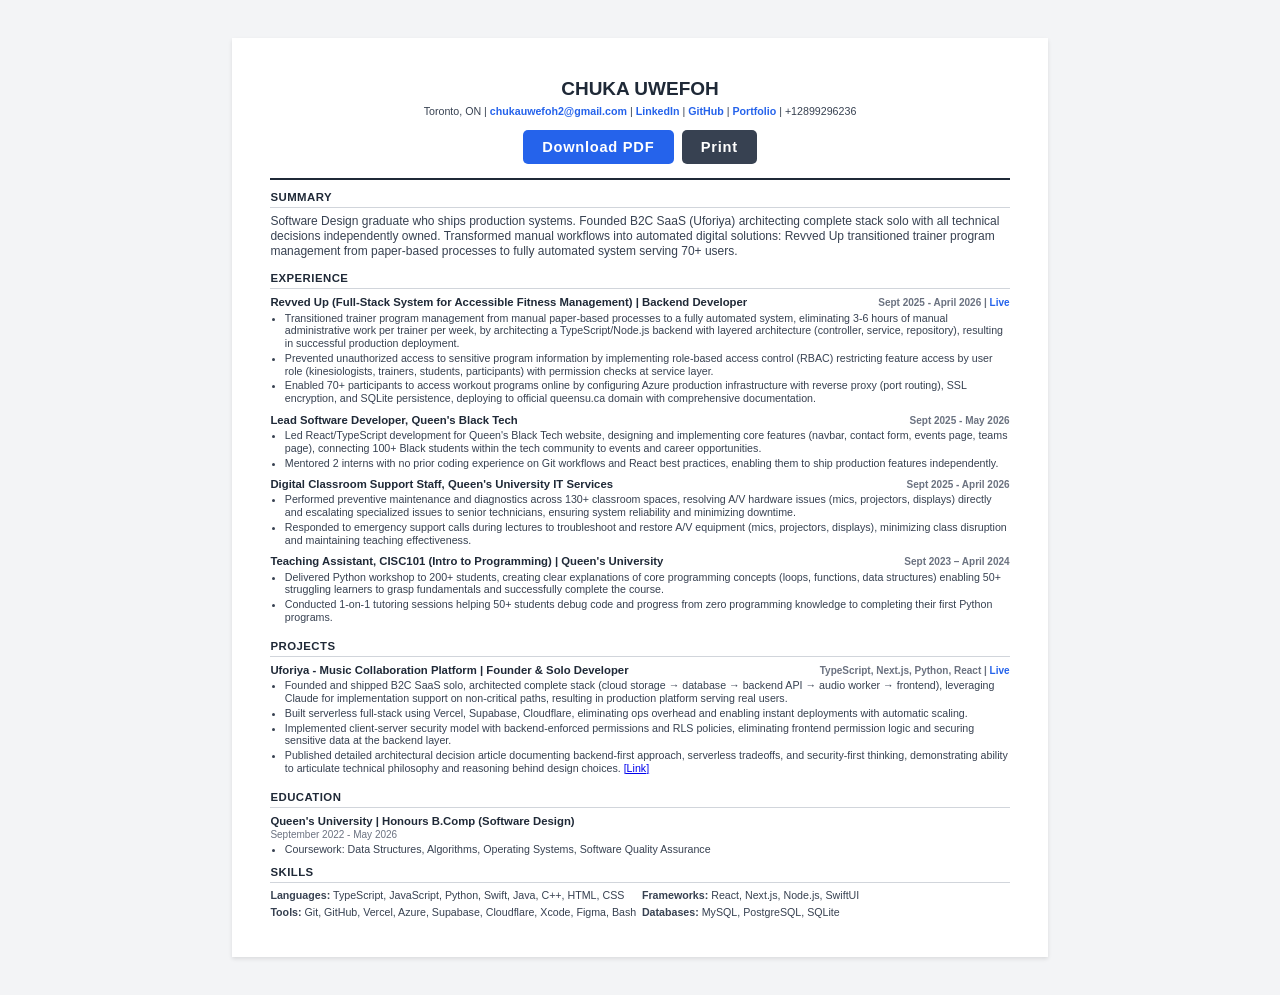
<file: resume/index.html>
<!DOCTYPE html>
<html lang="en">
<head>
  <meta charset="UTF-8">
  <meta name="viewport" content="width=device-width, initial-scale=1.0">
  <title>Chuka Uwefoh | Resume</title>
  <style>
    * {
      margin: 0;
      padding: 0;
      box-sizing: border-box;
    }

    body {
      font-family: Calibri, 'Segoe UI', sans-serif;
      color: #1f2937;
      background: #f3f4f6;
    }

    .container {
      max-width: 8.5in;
      margin: 0.4in auto;
      background: white;
      box-shadow: 0 2px 4px rgba(0, 0, 0, 0.1);
      padding: 0.4in;
      font-size: 9.5pt;
      line-height: 1.25;
    }

    /* Header */
    header {
      border-bottom: 2px solid #1f2937;
      padding-bottom: 0.15in;
      margin-bottom: 0.1in;
    }

    header h1 {
      font-size: 1.5em;
      text-align: center;
      font-weight: 700;
      margin-bottom: 0.05in;
    }

    .header-info {
      text-align: center;
      font-size: 8pt;
      color: #374151;
    }

    .header-info p {
      margin: 0.02in 0;
      line-height: 1.2;
    }

    .header-info a {
      color: #2563eb;
      text-decoration: none;
      font-weight: 600;
    }

    .header-info a:hover {
      text-decoration: underline;
    }

    .header-actions {
      display: flex;
      justify-content: center;
      gap: 0.5rem;
      margin-top: 0.12in;
    }

    .download-btn, .print-btn {
      display: inline-block;
      padding: 0.5rem 1.2rem;
      border: none;
      border-radius: 5px;
      font-size: 11pt;
      font-weight: 700;
      cursor: pointer;
      text-decoration: none;
      letter-spacing: 0.05em;
    }

    .download-btn {
      background: #2563eb;
      color: white !important;
    }

    .download-btn:hover {
      background: #1d4ed8;
      transform: scale(1.05);
    }

    .print-btn {
      background: #374151;
      color: white;
    }

    .print-btn:hover {
      background: #1f2937;
      transform: scale(1.05);
    }

    @media print {
      .download-btn, .print-btn, .header-actions {
        display: none;
      }
      body {
        background: white;
      }
      .container {
        margin: 0;
        box-shadow: none;
        padding: 0.5in;
      }
    }

    /* Main */
    main {
      display: flex;
      flex-direction: column;
      gap: 0.08in;
    }

    section {
      page-break-inside: avoid;
    }

    h2 {
      font-size: 0.9em;
      font-weight: 700;
      color: #1f2937;
      border-bottom: 1px solid #d1d5db;
      padding-bottom: 0.03in;
      margin-bottom: 0.06in;
      text-transform: uppercase;
      letter-spacing: 0.04em;
    }

    .summary-text {
      font-size: 9pt;
      color: #374151;
      line-height: 1.25;
      margin-bottom: 0.05in;
    }

    /* Experience */
    .experience-item {
      margin-bottom: 0.08in;
      page-break-inside: avoid;
    }

    .experience-header {
      display: flex;
      justify-content: space-between;
      align-items: baseline;
      margin-bottom: 0.02in;
      gap: 0.1in;
    }

    .experience-header h3 {
      font-size: 8.5pt;
      font-weight: 700;
      color: #1f2937;
      margin: 0;
      flex: 1;
    }

    .experience-meta {
      font-size: 7.5pt;
      color: #6b7280;
      font-weight: 600;
      white-space: nowrap;
    }

    .experience-item ul {
      margin-left: 0.15in;
      margin-top: 0.02in;
    }

    .experience-item li {
      font-size: 8pt;
      color: #374151;
      margin-bottom: 0.02in;
      line-height: 1.2;
    }

    /* Projects */
    .project-item {
      margin-bottom: 0.08in;
      page-break-inside: avoid;
    }

    .project-header {
      display: flex;
      justify-content: space-between;
      align-items: baseline;
      margin-bottom: 0.02in;
      gap: 0.1in;
    }

    .project-header h3 {
      font-size: 8.5pt;
      font-weight: 700;
      color: #1f2937;
      margin: 0;
      flex: 1;
    }

    .project-tech {
      font-size: 7.5pt;
      color: #6b7280;
      font-weight: 600;
      white-space: nowrap;
    }

    .project-tech a {
      color: #2563eb;
      text-decoration: none;
      font-weight: 600;
    }

    .project-tech a:hover {
      text-decoration: underline;
    }

    .project-item ul {
      margin-left: 0.15in;
      margin-top: 0.02in;
    }

    .project-item li {
      font-size: 8pt;
      color: #374151;
      margin-bottom: 0.02in;
      line-height: 1.2;
    }

    /* Education */
    .education-item h3 {
      font-size: 8.5pt;
      font-weight: 700;
      color: #1f2937;
      margin-bottom: 0.01in;
    }

    .education-meta {
      font-size: 7.5pt;
      color: #6b7280;
      margin-bottom: 0.02in;
    }

    .education-item ul {
      margin-left: 0.15in;
    }

    .education-item li {
      font-size: 8pt;
      color: #374151;
      margin-bottom: 0.01in;
    }

    /* Skills */
    .skills-grid {
      display: grid;
      grid-template-columns: 1fr 1fr;
      gap: 0.04in;
    }

    .skill-item {
      font-size: 8pt;
      color: #374151;
      line-height: 1.2;
    }

    .skill-item strong {
      font-weight: 700;
    }

    @media (max-width: 900px) {
      .container {
        max-width: 100%;
        margin: 0.2in;
      }

      .skills-grid {
        grid-template-columns: 1fr;
      }
    }
  </style>
</head>

<body>
  <div class="container">
    <!-- Header -->
    <header>
      <h1>CHUKA UWEFOH</h1>
      <div class="header-info">
        <p>
          Toronto, ON | <a href="mailto:chukauwefoh2@gmail.com">chukauwefoh2@gmail.com</a> | 
          <a href="https://www.linkedin.com/in/chuka-uwefoh-6183b3277/" target="_blank">LinkedIn</a> | 
          <a href="https://github.com/chukaufo" target="_blank">GitHub</a> | 
          <a href="https://chukaufo.github.io/Portfolio/" target="_blank">Portfolio</a> | 
          +12899296236
        </p>
        <div class="header-actions">
         <a class="download-btn" href="../files/Chuka Uwefoh Resume.pdf" download>Download PDF</a>
          <button class="print-btn" onclick="window.print()">Print</button>
        </div>
      </div>
    </header>

    <!-- Main Content -->
    <main>
      <!-- Summary -->
      <section>
        <h2>Summary</h2>
        <p class="summary-text">
          Software Design graduate who ships production systems. Founded B2C SaaS (Uforiya) architecting complete stack solo with all technical decisions independently owned. Transformed manual workflows into automated digital solutions: Revved Up transitioned trainer program management from paper-based processes to fully automated system serving 70+ users.
        </p>
      </section>

      <!-- Experience -->
      <section>
        <h2>Experience</h2>

        <!-- Revved Up -->
        <div class="experience-item">
          <div class="experience-header">
            <h3>Revved Up (Full-Stack System for Accessible Fitness Management) | Backend Developer</h3>
            <span class="experience-meta">Sept 2025 - April 2026 | <a href="https://revved-up.skhs.queensu.ca/" target="_blank" style="color: #2563eb; text-decoration: none; font-weight: 600;">Live</a></span>
          </div>
          <ul>
            <li>Transitioned trainer program management from manual paper-based processes to a fully automated system, eliminating 3-6 hours of manual administrative work per trainer per week, by architecting a TypeScript/Node.js backend with layered architecture (controller, service, repository), resulting in successful production deployment.</li>
            <li>Prevented unauthorized access to sensitive program information by implementing role-based access control (RBAC) restricting feature access by user role (kinesiologists, trainers, students, participants) with permission checks at service layer.</li>
            <li>Enabled 70+ participants to access workout programs online by configuring Azure production infrastructure with reverse proxy (port routing), SSL encryption, and SQLite persistence, deploying to official queensu.ca domain with comprehensive documentation.</li>
          </ul>
        </div>

        <!-- Lead Software Developer -->
        <div class="experience-item">
          <div class="experience-header">
            <h3>Lead Software Developer, Queen's Black Tech</h3>
            <span class="experience-meta">Sept 2025 - May 2026</span>
          </div>
          <ul>
            <li>Led React/TypeScript development for Queen's Black Tech website, designing and implementing core features (navbar, contact form, events page, teams page), connecting 100+ Black students within the tech community to events and career opportunities.</li>
            <li>Mentored 2 interns with no prior coding experience on Git workflows and React best practices, enabling them to ship production features independently.</li>
          </ul>
        </div>

        <!-- Digital Classroom Support Staff -->
        <div class="experience-item">
          <div class="experience-header">
            <h3>Digital Classroom Support Staff, Queen's University IT Services</h3>
            <span class="experience-meta">Sept 2025 - April 2026</span>
          </div>
          <ul>
            <li>Performed preventive maintenance and diagnostics across 130+ classroom spaces, resolving A/V hardware issues (mics, projectors, displays) directly and escalating specialized issues to senior technicians, ensuring system reliability and minimizing downtime.</li>
            <li>Responded to emergency support calls during lectures to troubleshoot and restore A/V equipment (mics, projectors, displays), minimizing class disruption and maintaining teaching effectiveness.</li>
          </ul>
        </div>

        <!-- Teaching Assistant -->
        <div class="experience-item">
          <div class="experience-header">
            <h3>Teaching Assistant, CISC101 (Intro to Programming) | Queen's University</h3>
            <span class="experience-meta">Sept 2023 – April 2024</span>
          </div>
          <ul>
            <li>Delivered Python workshop to 200+ students, creating clear explanations of core programming concepts (loops, functions, data structures) enabling 50+ struggling learners to grasp fundamentals and successfully complete the course.</li>
            <li>Conducted 1-on-1 tutoring sessions helping 50+ students debug code and progress from zero programming knowledge to completing their first Python programs.</li>
          </ul>
        </div>
      </section>

      <!-- Projects -->
      <section>
        <h2>Projects</h2>

        <!-- Uforiya -->
        <div class="project-item">
          <div class="project-header">
            <h3>Uforiya - Music Collaboration Platform | Founder &amp; Solo Developer</h3>
           <span class="project-tech">TypeScript, Next.js, Python, React | <a href="https://uforiya.space" target="_blank">Live</a></span>
          </div>
          <ul>
            <li>Founded and shipped B2C SaaS solo, architected complete stack (cloud storage → database → backend API → audio worker → frontend), leveraging Claude for implementation support on non-critical paths, resulting in production platform serving real users.</li>
            <li>Built serverless full-stack using Vercel, Supabase, Cloudflare, eliminating ops overhead and enabling instant deployments with automatic scaling.</li>
            <li>Implemented client-server security model with backend-enforced permissions and RLS policies, eliminating frontend permission logic and securing sensitive data at the backend layer.</li>
            <li>Published detailed architectural decision article documenting backend-first approach, serverless tradeoffs, and security-first thinking, demonstrating ability to articulate technical philosophy and reasoning behind design choices. <a href="https://chukaufo.github.io/Portfolio/articles/foundation-first/" target="_blank">[Link]</a></li>
          </ul>
        </div>
      </section>

      <!-- Education -->
      <section>
        <h2>Education</h2>
        <div class="education-item">
          <h3>Queen's University | Honours B.Comp (Software Design)</h3>
          <div class="education-meta">September 2022 - May 2026</div>
          <ul>
            <li>Coursework: Data Structures, Algorithms, Operating Systems, Software Quality Assurance</li>
          </ul>
        </div>
      </section>

      <!-- Skills -->
      <section>
        <h2>Skills</h2>
        <div class="skills-grid">
          <div class="skill-item">
            <strong>Languages:</strong> TypeScript, JavaScript, Python, Swift, Java, C++, HTML, CSS
          </div>
          <div class="skill-item">
            <strong>Frameworks:</strong> React, Next.js, Node.js, SwiftUI
          </div>
          <div class="skill-item">
            <strong>Tools:</strong> Git, GitHub, Vercel, Azure, Supabase, Cloudflare, Xcode, Figma, Bash
          </div>
          <div class="skill-item">
            <strong>Databases:</strong> MySQL, PostgreSQL, SQLite
          </div>
        </div>
      </section>
    </main>
  </div>
</body>

</html>
</file>
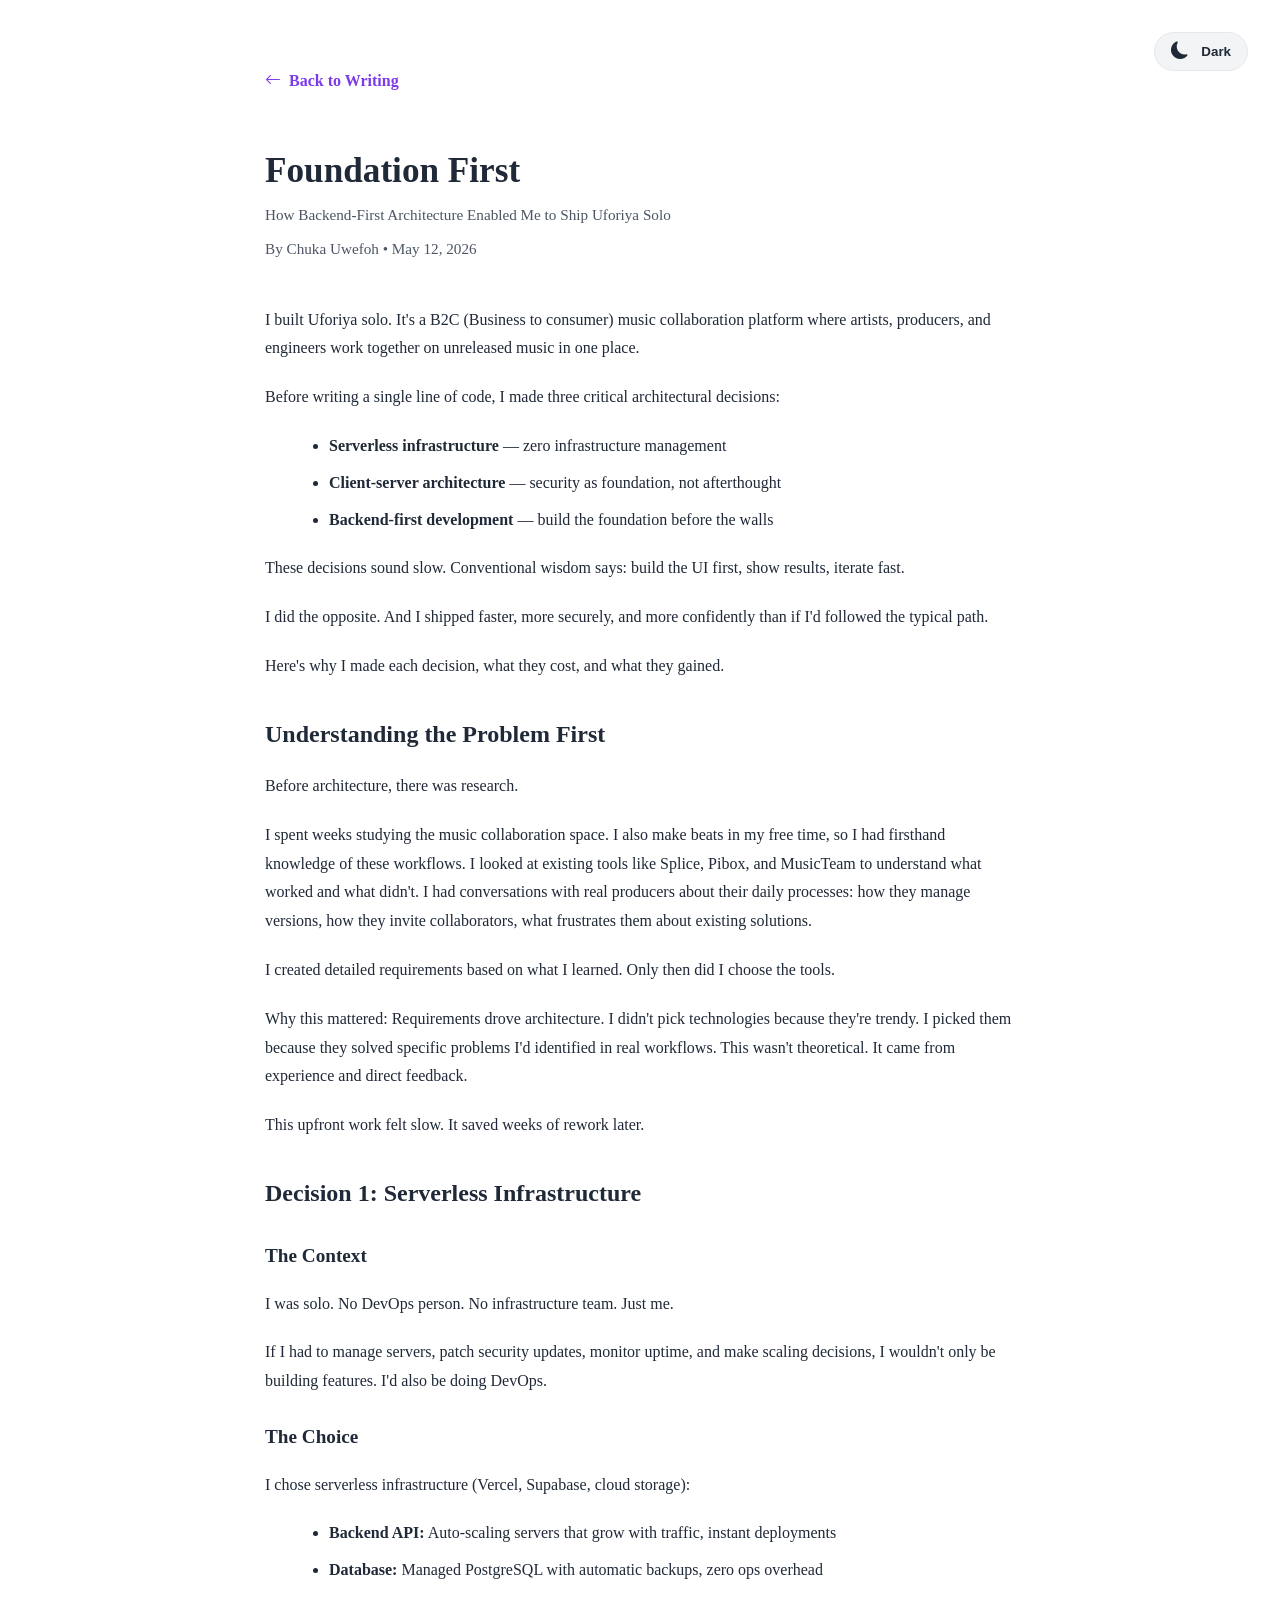
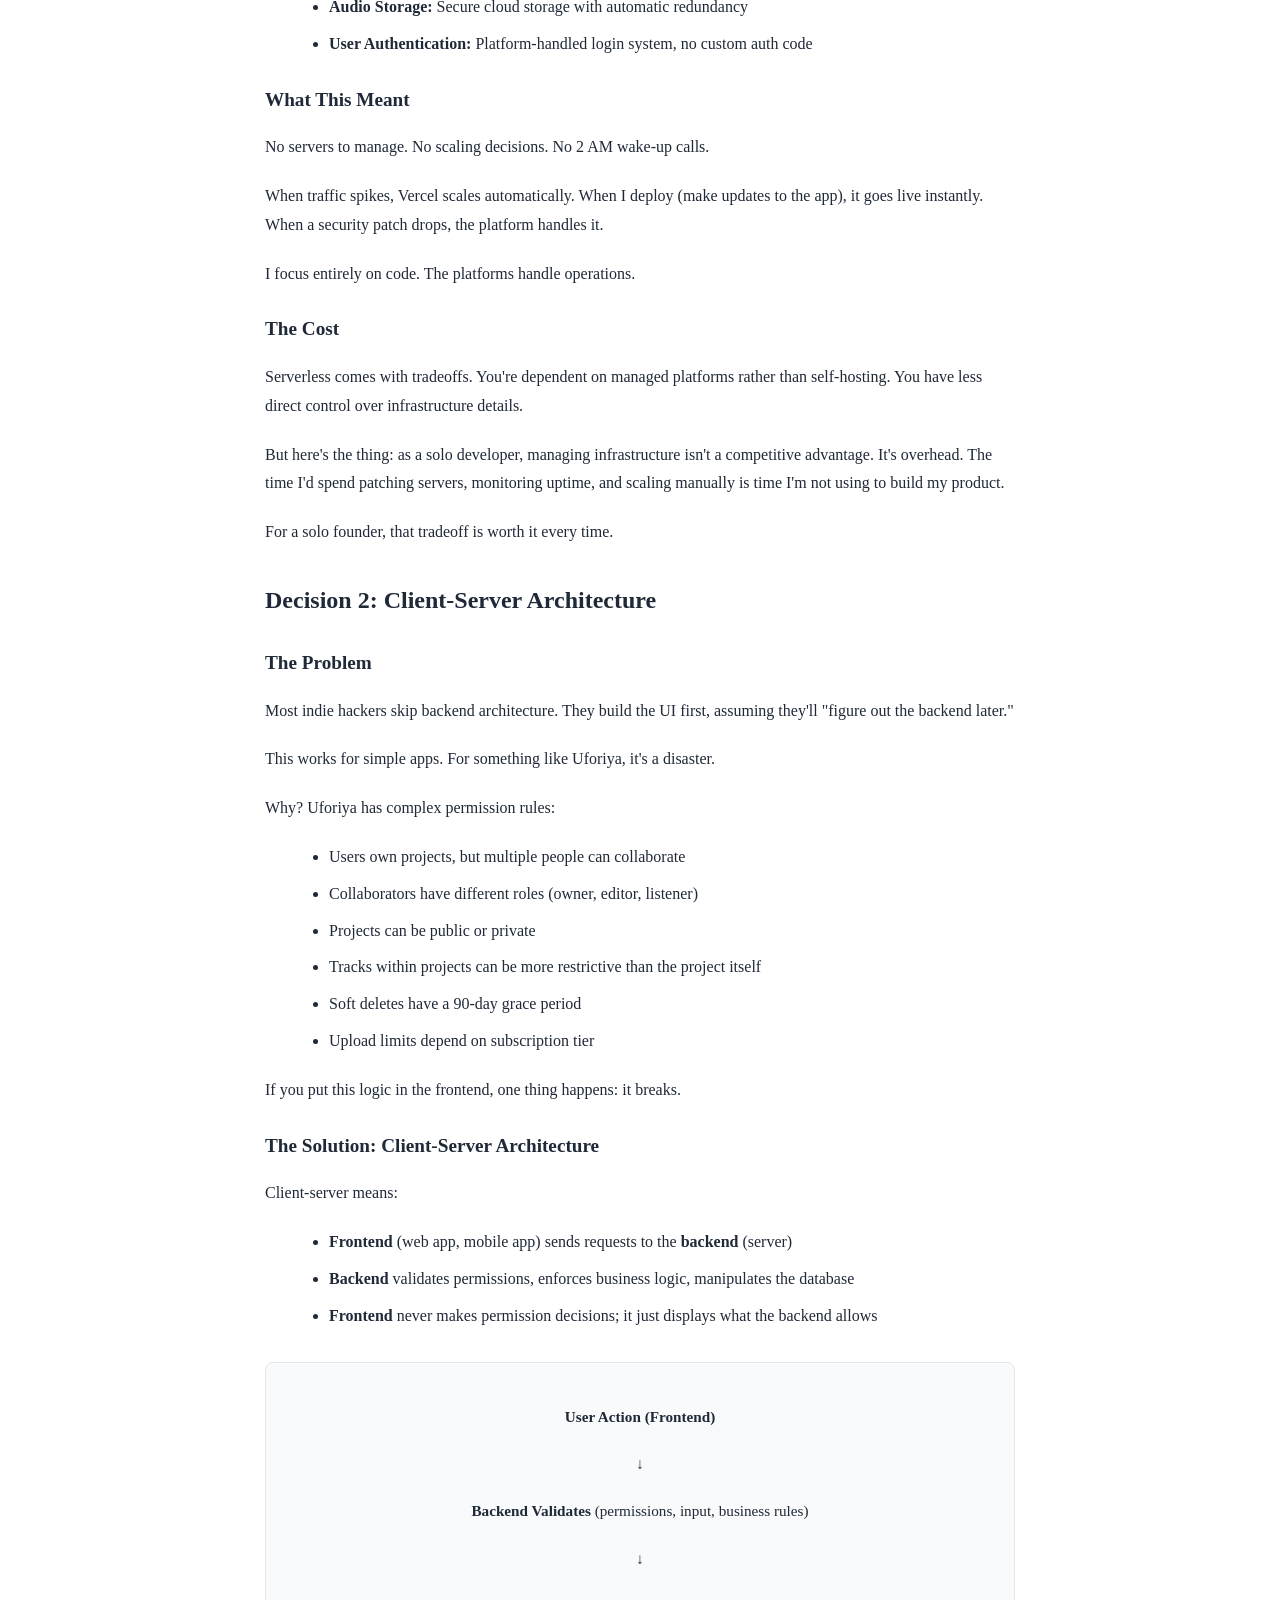
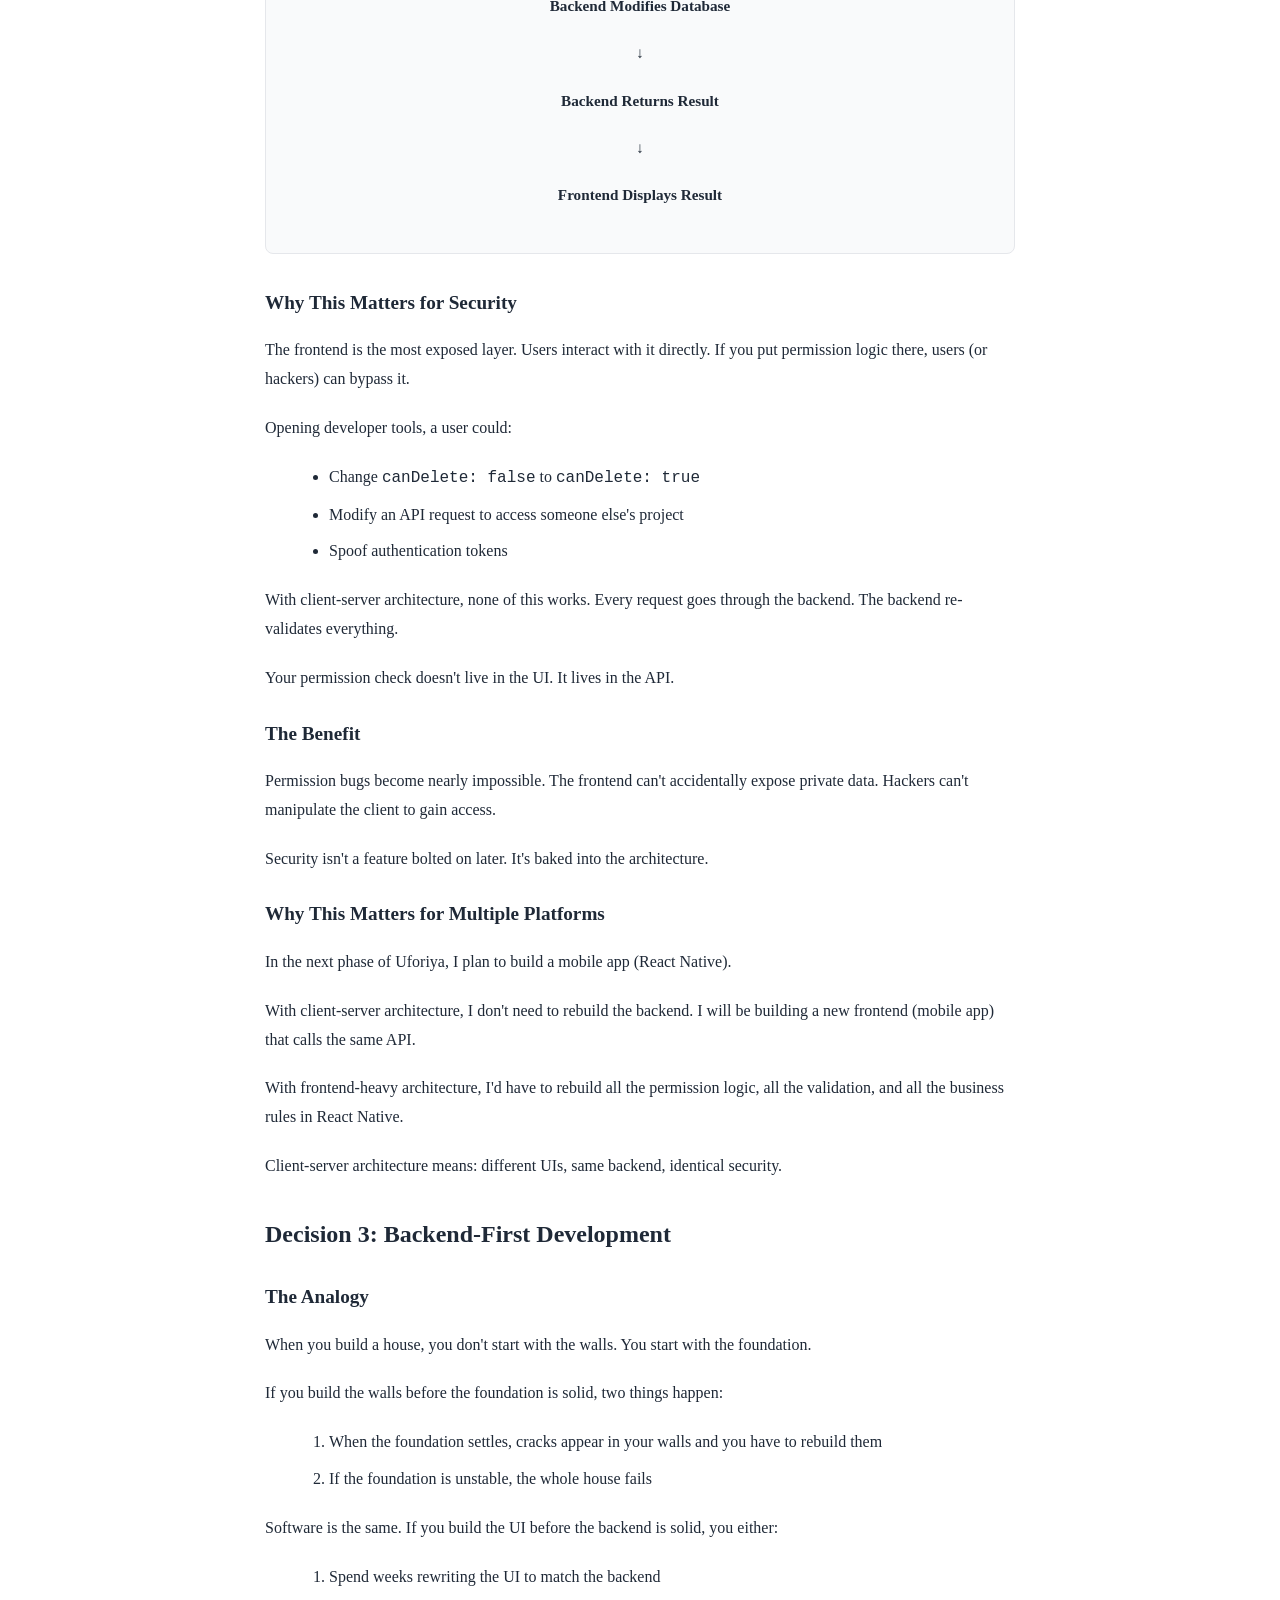
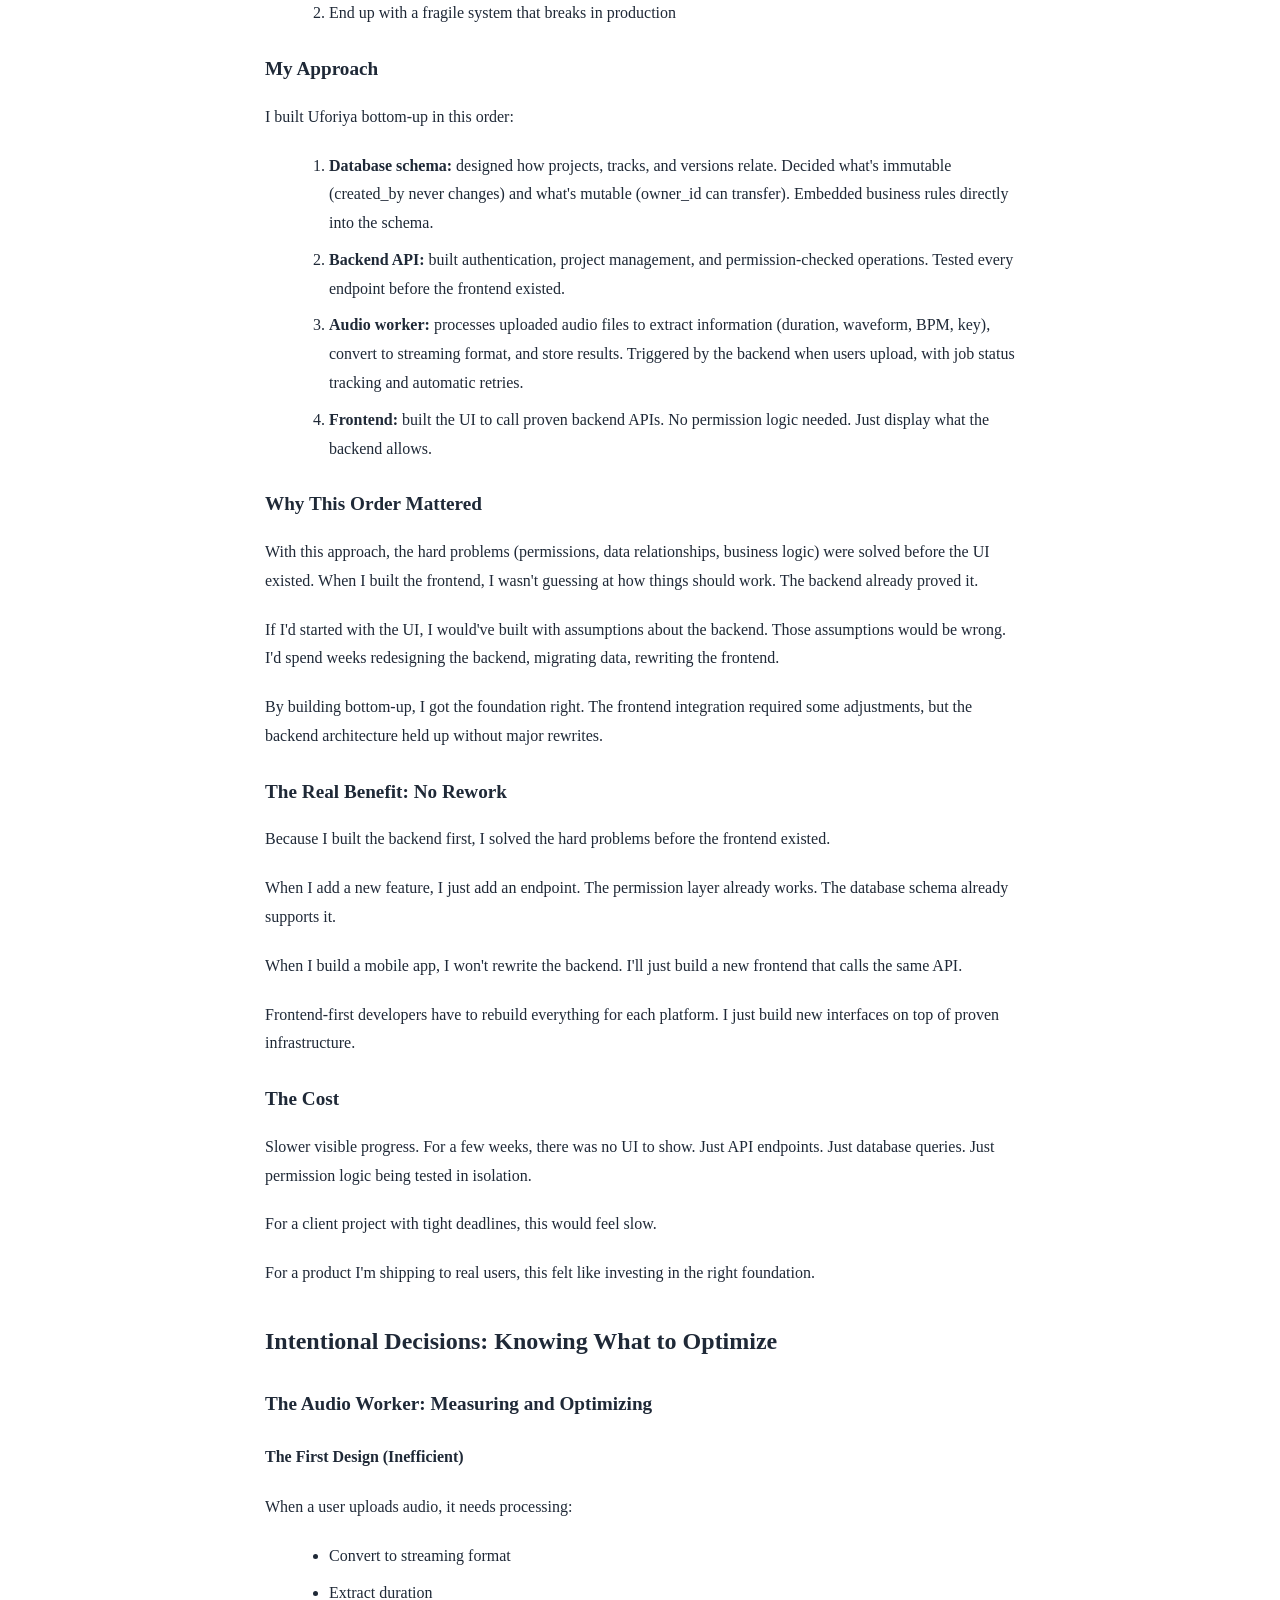
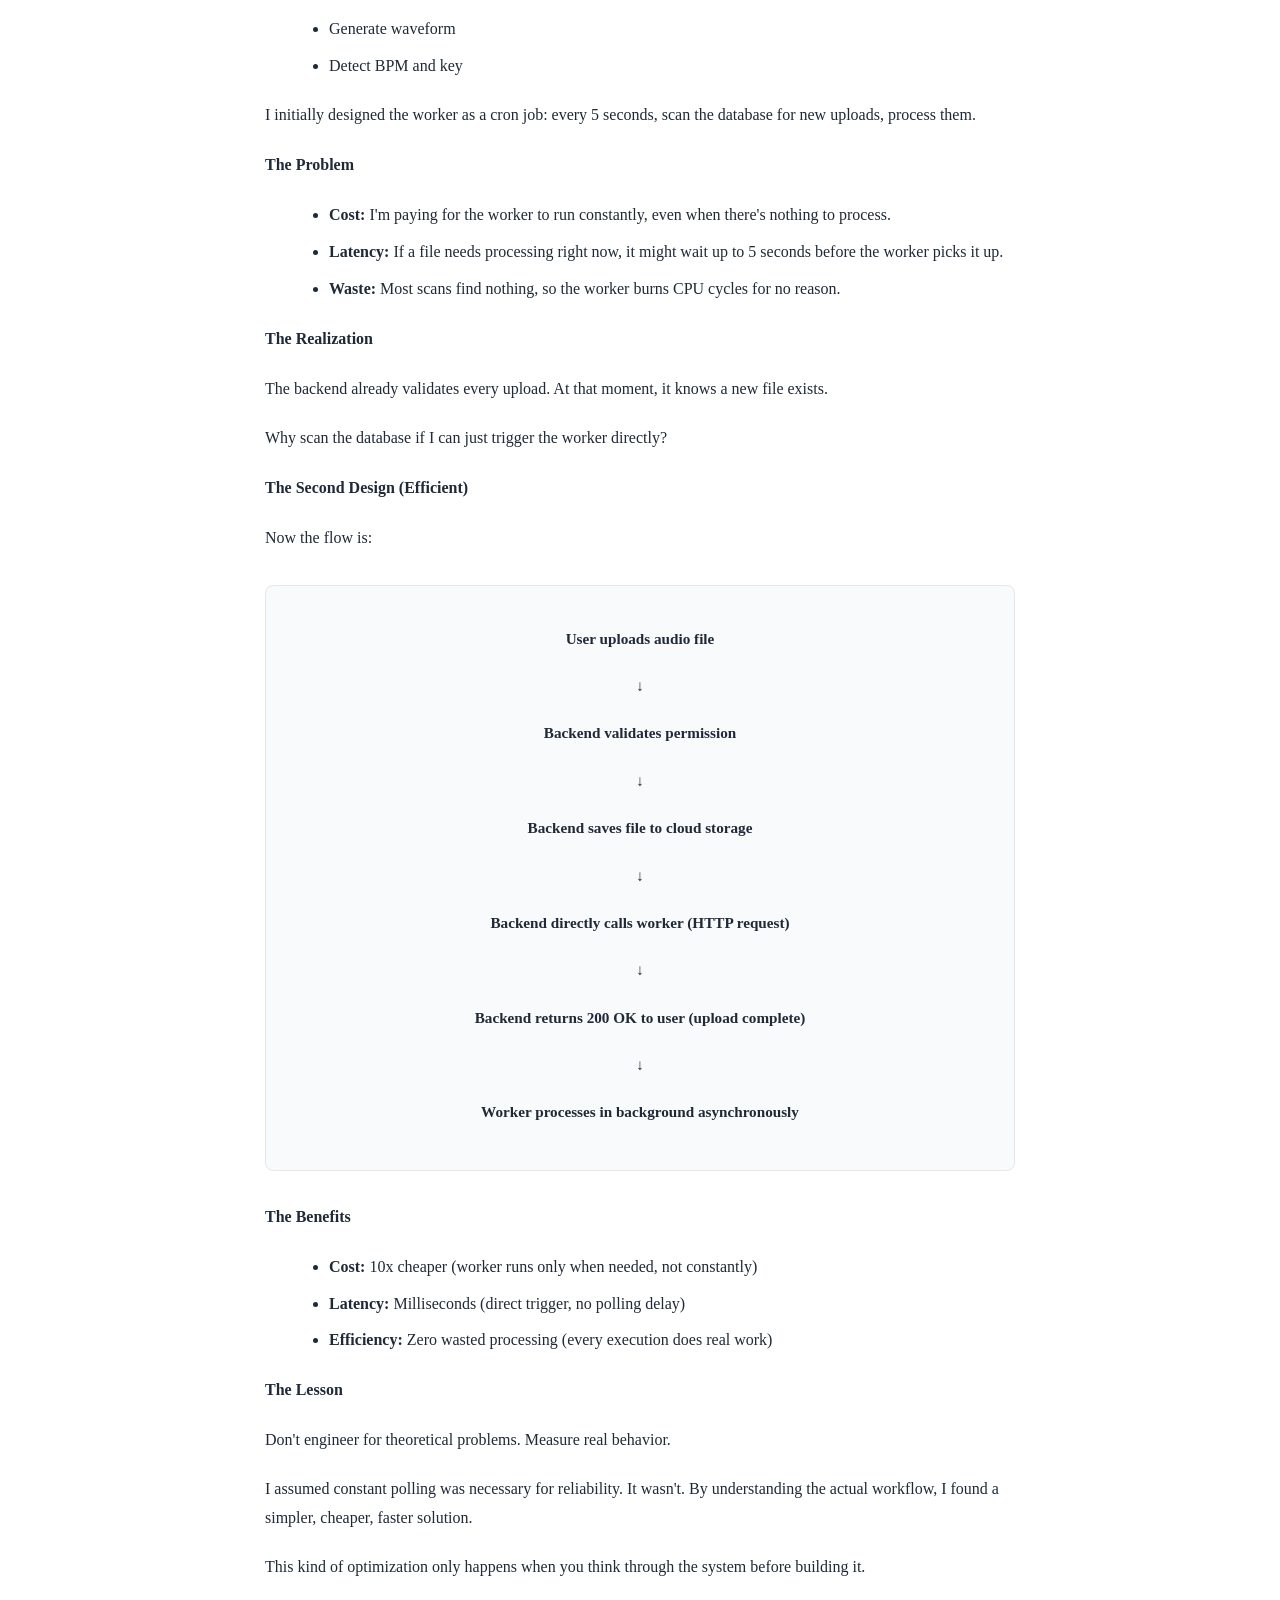
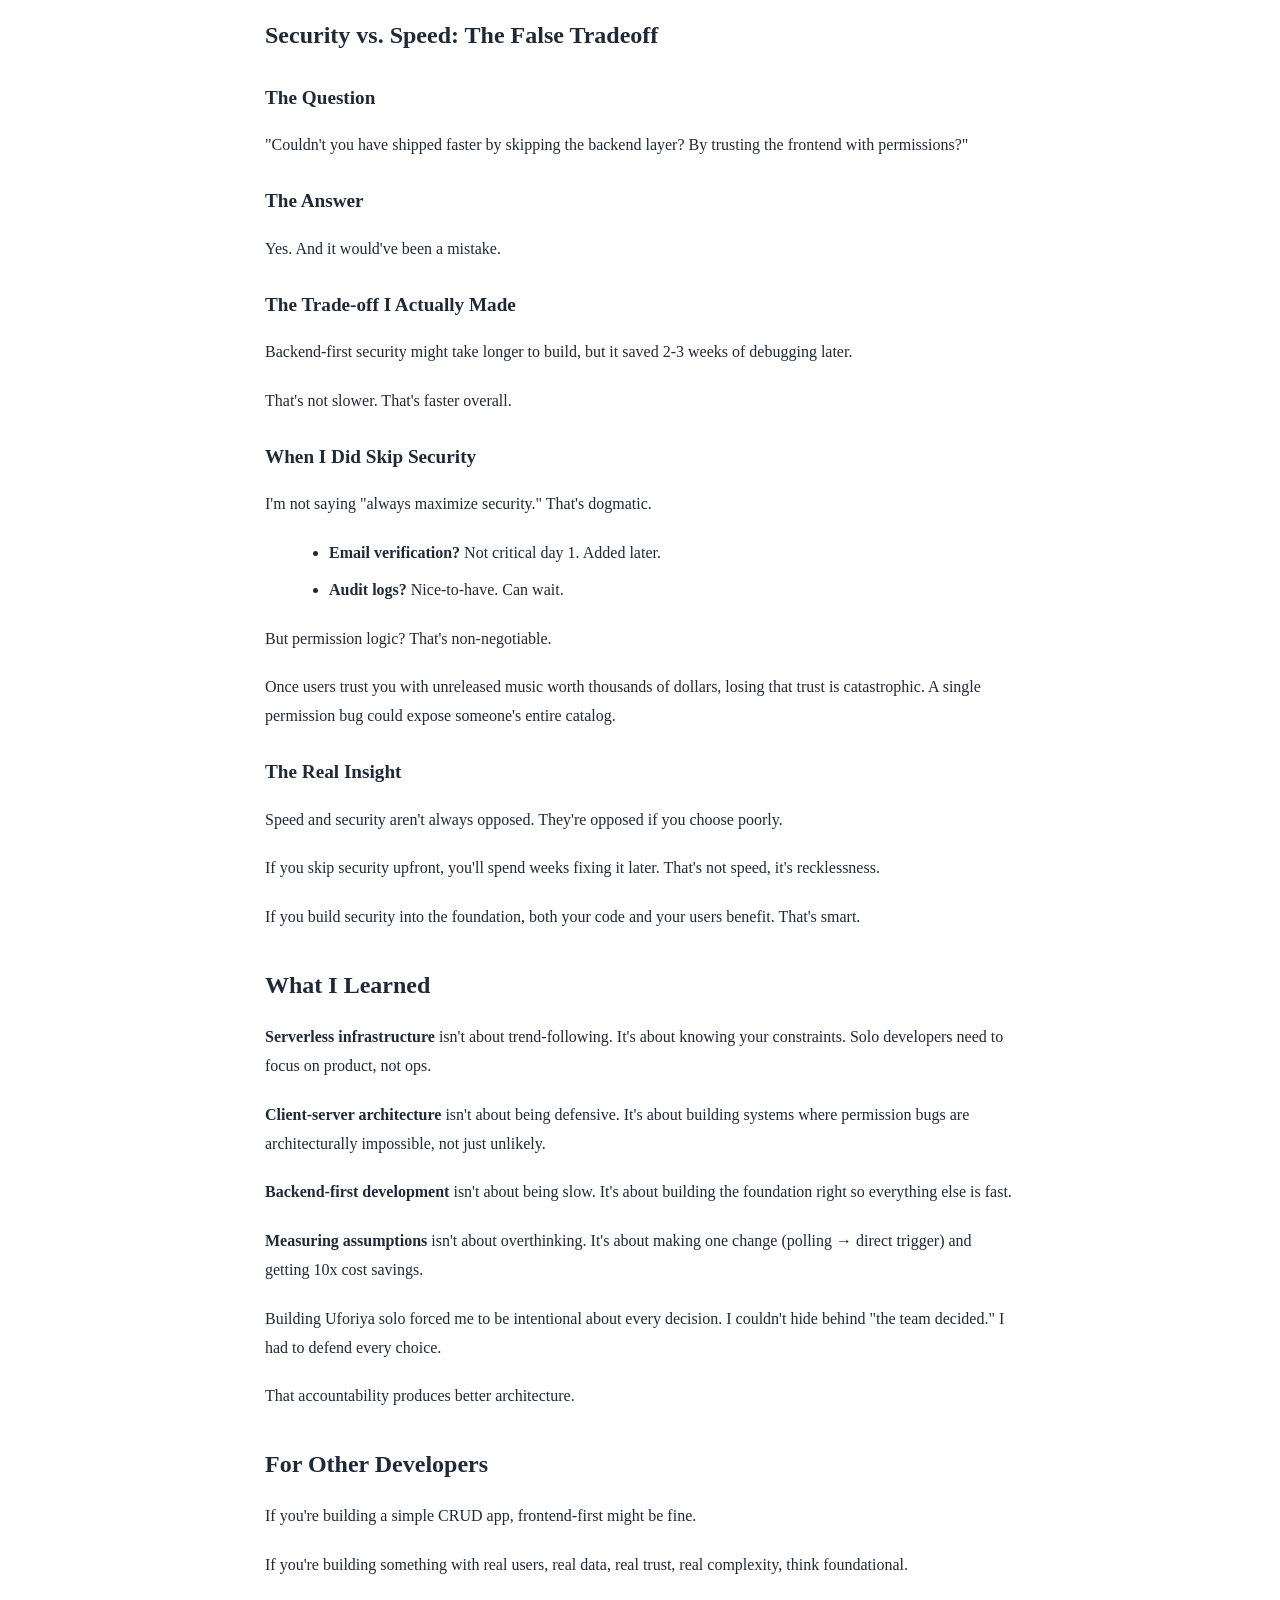
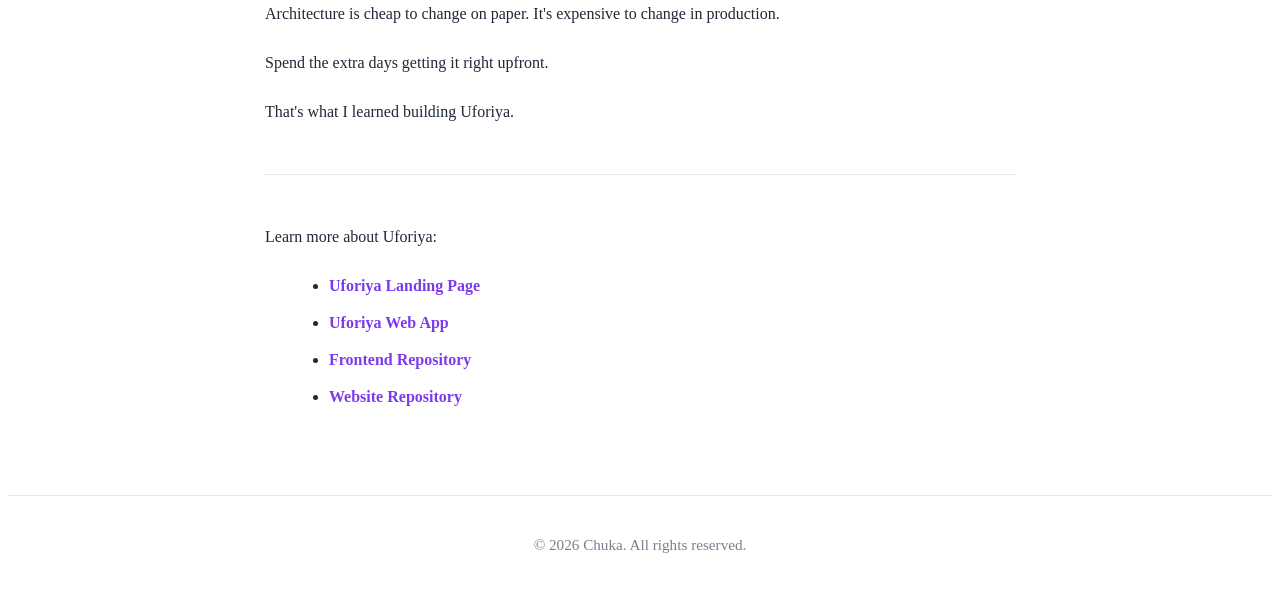
<file: articles/foundation-first/index.html>
<!DOCTYPE html>
<html lang="en">
<head>
  <meta charset="UTF-8" />
  <meta name="viewport" content="width=device-width, initial-scale=1.0" />
  <title>Foundation First: Backend-First Architecture | Chuka</title>
  <link rel="preconnect" href="https://fonts.googleapis.com">
  <link rel="preconnect" href="https://fonts.gstatic.com" crossorigin>
  <link href="https://fonts.googleapis.com/css2?family=Inter:wght@400;500;600;700;800&display=swap" rel="stylesheet">
  <link rel="stylesheet" href="https://cdn.jsdelivr.net/npm/bootstrap-icons@1.11.3/font/bootstrap-icons.min.css">
 
  <style>
    body {
      transition: background-color 0.3s ease, color 0.3s ease;
      background: #ffffff;
      color: #1f2937;
    }

    body.dark-mode {
      background: #000000;
      color: #ffffff;
    }

    body.dark-mode .article-container {
      background: #000000;
    }

    body.dark-mode .article-content {
      color: #ffffff;
    }

    body.dark-mode .article-content h2,
    body.dark-mode .article-content h3,
    body.dark-mode .article-header h1 {
      color: #ffffff;
    }

    body.dark-mode .article-content strong {
      color: #ffffff;
    }

    body.dark-mode .article-byline {
      color: #d1d5db;
    }

    body.dark-mode .article-content li {
      color: #ffffff;
    }

    body.dark-mode .back-button {
      color: #8b5cf6;
    }

    body.dark-mode .back-button:hover {
      color: #c4b5fd;
    }

    body.dark-mode .article-links {
      border-top: 1px solid #333333;
    }

    body.dark-mode .article-links a {
      color: #8b5cf6;
    }

    body.dark-mode .article-links a:hover {
      color: #c4b5fd;
    }

    body.dark-mode footer {
      border-top: 1px solid #333333;
    }

    body.dark-mode footer p {
      color: #d1d5db;
    }

    .theme-toggle {
      position: fixed;
      top: 2rem;
      right: 2rem;
      display: flex;
      align-items: center;
      gap: 0.75rem;
      background: #f3f4f6;
      border: 1px solid #e5e7eb;
      border-radius: 50px;
      padding: 0.5rem 1rem;
      cursor: pointer;
      font-weight: 600;
      color: #1f2937;
      transition: 0.2s ease;
      z-index: 100;
    }

    .theme-toggle:hover {
      background: #e5e7eb;
      border-color: #d1d5db;
    }

    body.dark-mode .theme-toggle {
      background: #1f2937;
      border: 1px solid #333333;
      color: #ffffff;
    }

    body.dark-mode .theme-toggle:hover {
      background: #374151;
      border-color: #4b5563;
    }

    .theme-toggle i {
      font-size: 1.1rem;
    }

    @media (max-width: 640px) {
      .theme-toggle {
        top: 1rem;
        right: 1rem;
        padding: 0.4rem 0.8rem;
        font-size: 0.9rem;
      }

      .theme-toggle span {
        display: none;
      }
    }

    .article-container {
      max-width: 750px;
      margin: 0 auto;
      padding: 4rem 1.5rem;
    }

    .article-header {
      margin-bottom: 3rem;
    }

    .article-header h1 {
      font-size: 2.2rem;
      margin-bottom: 0.5rem;
    }

    .article-byline {
      color:  #4b5563;
      font-size: 0.95rem;
      margin-bottom: 0.5rem;
    }

    .article-content {
      font-size: 1rem;
      line-height: 1.8;
      color: #1f2937;
    }

    .article-content h2 {
      font-size: 1.5rem;
      margin-top: 2rem;
      margin-bottom: 1rem;
      color: #1f2937;
    }

    .article-content h3 {
      font-size: 1.2rem;
      margin-top: 1.5rem;
      margin-bottom: 0.75rem;
      color: #1f2937;
    }

    .article-content p {
      margin-bottom: 1.25rem;
    }

    .article-content ul {
      margin-left: 1.5rem;
      margin-bottom: 1.25rem;
    }

    .article-content li {
      margin-bottom: 0.5rem;
      color: #1f2937;
    }

    .article-content strong {
      color: #1f2937;
    }

    .article-content ol {
      margin-left: 1.5rem;
      margin-bottom: 1.25rem;
    }

    .article-diagram {
      border: 1px solid #e5e7eb;
      padding: 1.5rem;
      margin: 2rem 0;
      background: #f9fafb;
      border-radius: 8px;
      text-align: center;
      font-size: 0.95rem;
      line-height: 1.8;
    }

    body.dark-mode .article-diagram {
      border: 1px solid #333333;
      background: #111111;
    }

    .back-button {
      display: inline-flex;
      align-items: center;
      gap: 0.5rem;
      color: #7c3aed;
      text-decoration: none;
      font-weight: 600;
      margin-bottom: 2rem;
      transition: 0.2s ease;
    }

    .back-button:hover {
      color: #6d28d9;
    }

    .article-links {
      margin-top: 3rem;
      padding-top: 2rem;
      border-top: 1px solid #e5e7eb;
    }

    .article-links a {
      color: #7c3aed;
      text-decoration: none;
      font-weight: 600;
    }

    .article-links a:hover {
      color: #6d28d9;
    }

    footer {
      border-top: 1px solid #e5e7eb;
      padding: 1.5rem;
      text-align: center;
    }

    footer p {
      color: #6b7280;
      font-size: 0.95rem;
      opacity: 0.9;
    }
  </style>
</head>
<body>
  <button class="theme-toggle" id="themeToggle">
    <i class="bi bi-moon-fill"></i>
    <span>Dark</span>
  </button>

  <main class="article-container">
<a href="/Portfolio/writing/" class="back-button">
  <i class="bi bi-arrow-left"></i> Back to Writing
</a>

    <article class="article-header">
      <h1>Foundation First</h1>
      <p class="article-byline">How Backend-First Architecture Enabled Me to Ship Uforiya Solo</p>
      <p class="article-byline">By Chuka Uwefoh • May 12, 2026</p>
    </article>

    <div class="article-content">
      <p>
        I built Uforiya solo. It's a B2C (Business to consumer) music collaboration platform where artists, producers, and engineers work together on unreleased music in one place.
      </p>

      <p>
        Before writing a single line of code, I made three critical architectural decisions:
      </p>

      <ul>
        <li><strong>Serverless infrastructure</strong> — zero infrastructure management</li>
        <li><strong>Client-server architecture</strong> — security as foundation, not afterthought</li>
        <li><strong>Backend-first development</strong> — build the foundation before the walls</li>
      </ul>

      <p>
        These decisions sound slow. Conventional wisdom says: build the UI first, show results, iterate fast.
      </p>

      <p>
        I did the opposite. And I shipped faster, more securely, and more confidently than if I'd followed the typical path.
      </p>

      <p>
        Here's why I made each decision, what they cost, and what they gained.
      </p>

      <h2>Understanding the Problem First</h2>

      <p>
        Before architecture, there was research.
      </p>

      <p>
        I spent weeks studying the music collaboration space. I also make beats in my free time, so I had firsthand knowledge of these workflows. I looked at existing tools like Splice, Pibox, and MusicTeam to understand what worked and what didn't. I had conversations with real producers about their daily processes: how they manage versions, how they invite collaborators, what frustrates them about existing solutions.
      </p>

      <p>
        I created detailed requirements based on what I learned. Only then did I choose the tools.
      </p>

      <p>
        Why this mattered: Requirements drove architecture. I didn't pick technologies because they're trendy. I picked them because they solved specific problems I'd identified in real workflows. This wasn't theoretical. It came from experience and direct feedback.
      </p>

      <p>
        This upfront work felt slow. It saved weeks of rework later.
      </p>

      <h2>Decision 1: Serverless Infrastructure</h2>

      <h3>The Context</h3>

      <p>
        I was solo. No DevOps person. No infrastructure team. Just me.
      </p>

      <p>
        If I had to manage servers, patch security updates, monitor uptime, and make scaling decisions, I wouldn't only be building features. I'd also be doing DevOps.
      </p>

      <h3>The Choice</h3>

      <p>
        I chose serverless infrastructure (Vercel, Supabase, cloud storage):
      </p>

      <ul>
        <li><strong>Backend API:</strong> Auto-scaling servers that grow with traffic, instant deployments</li>
        <li><strong>Database:</strong> Managed PostgreSQL with automatic backups, zero ops overhead</li>
        <li><strong>Audio Storage:</strong> Secure cloud storage with automatic redundancy</li>
        <li><strong>User Authentication:</strong> Platform-handled login system, no custom auth code</li>
      </ul>

      <h3>What This Meant</h3>

      <p>
        No servers to manage. No scaling decisions. No 2 AM wake-up calls.
      </p>

      <p>
        When traffic spikes, Vercel scales automatically. When I deploy (make updates to the app), it goes live instantly. When a security patch drops, the platform handles it.
      </p>

      <p>
        I focus entirely on code. The platforms handle operations.
      </p>

      <h3>The Cost</h3>

      <p>
        Serverless comes with tradeoffs. You're dependent on managed platforms rather than self-hosting. You have less direct control over infrastructure details.
      </p>

      <p>
        But here's the thing: as a solo developer, managing infrastructure isn't a competitive advantage. It's overhead. The time I'd spend patching servers, monitoring uptime, and scaling manually is time I'm not using to build my product.
      </p>

      <p>
        For a solo founder, that tradeoff is worth it every time.
      </p>

      <h2>Decision 2: Client-Server Architecture</h2>

      <h3>The Problem</h3>

      <p>
        Most indie hackers skip backend architecture. They build the UI first, assuming they'll "figure out the backend later."
      </p>

      <p>
        This works for simple apps. For something like Uforiya, it's a disaster.
      </p>

      <p>
        Why? Uforiya has complex permission rules:
      </p>

      <ul>
        <li>Users own projects, but multiple people can collaborate</li>
        <li>Collaborators have different roles (owner, editor, listener)</li>
        <li>Projects can be public or private</li>
        <li>Tracks within projects can be more restrictive than the project itself</li>
        <li>Soft deletes have a 90-day grace period</li>
        <li>Upload limits depend on subscription tier</li>
      </ul>

      <p>
        If you put this logic in the frontend, one thing happens: it breaks.
      </p>

      <h3>The Solution: Client-Server Architecture</h3>

      <p>
        Client-server means:
      </p>

      <ul>
        <li><strong>Frontend</strong> (web app, mobile app) sends requests to the <strong>backend</strong> (server)</li>
        <li><strong>Backend</strong> validates permissions, enforces business logic, manipulates the database</li>
        <li><strong>Frontend</strong> never makes permission decisions; it just displays what the backend allows</li>
      </ul>

      <div class="article-diagram">
        <p><strong>User Action (Frontend)</strong></p>
        <p>↓</p>
        <p><strong>Backend Validates</strong> (permissions, input, business rules)</p>
        <p>↓</p>
        <p><strong>Backend Modifies Database</strong></p>
        <p>↓</p>
        <p><strong>Backend Returns Result</strong></p>
        <p>↓</p>
        <p><strong>Frontend Displays Result</strong></p>
      </div>

      <h3>Why This Matters for Security</h3>

      <p>
        The frontend is the most exposed layer. Users interact with it directly. If you put permission logic there, users (or hackers) can bypass it.
      </p>

      <p>
        Opening developer tools, a user could:
      </p>

      <ul>
        <li>Change <code>canDelete: false</code> to <code>canDelete: true</code></li>
        <li>Modify an API request to access someone else's project</li>
        <li>Spoof authentication tokens</li>
      </ul>

      <p>
        With client-server architecture, none of this works. Every request goes through the backend. The backend re-validates everything.
      </p>

      <p>
        Your permission check doesn't live in the UI. It lives in the API.
      </p>

      <h3>The Benefit</h3>

      <p>
        Permission bugs become nearly impossible. The frontend can't accidentally expose private data. Hackers can't manipulate the client to gain access.
      </p>

      <p>
        Security isn't a feature bolted on later. It's baked into the architecture.
      </p>

      <h3>Why This Matters for Multiple Platforms</h3>

      <p>
        In the next phase of Uforiya, I plan to build a mobile app (React Native).
      </p>

      <p>
        With client-server architecture, I don't need to rebuild the backend. I will be building a new frontend (mobile app) that calls the same API.
      </p>

      <p>
        With frontend-heavy architecture, I'd have to rebuild all the permission logic, all the validation, and all the business rules in React Native.
      </p>

      <p>
        Client-server architecture means: different UIs, same backend, identical security.
      </p>

      <h2>Decision 3: Backend-First Development</h2>

      <h3>The Analogy</h3>

      <p>
        When you build a house, you don't start with the walls. You start with the foundation.
      </p>

      <p>
        If you build the walls before the foundation is solid, two things happen:
      </p>

      <ol>
        <li>When the foundation settles, cracks appear in your walls and you have to rebuild them</li>
        <li>If the foundation is unstable, the whole house fails</li>
      </ol>

      <p>
        Software is the same. If you build the UI before the backend is solid, you either:
      </p>

      <ol>
        <li>Spend weeks rewriting the UI to match the backend</li>
        <li>End up with a fragile system that breaks in production</li>
      </ol>

      <h3>My Approach</h3>

      <p>
        I built Uforiya bottom-up in this order:
      </p>

      <ol>
        <li><strong>Database schema:</strong> designed how projects, tracks, and versions relate. Decided what's immutable (created_by never changes) and what's mutable (owner_id can transfer). Embedded business rules directly into the schema.</li>
        <li><strong>Backend API:</strong> built authentication, project management, and permission-checked operations. Tested every endpoint before the frontend existed.</li>
        <li><strong>Audio worker:</strong> processes uploaded audio files to extract information (duration, waveform, BPM, key), convert to streaming format, and store results. Triggered by the backend when users upload, with job status tracking and automatic retries.</li>
        <li><strong>Frontend:</strong> built the UI to call proven backend APIs. No permission logic needed. Just display what the backend allows.</li>
      </ol>

      <h3>Why This Order Mattered</h3>

      <p>
        With this approach, the hard problems (permissions, data relationships, business logic) were solved before the UI existed. When I built the frontend, I wasn't guessing at how things should work. The backend already proved it.
      </p>

      <p>
        If I'd started with the UI, I would've built with assumptions about the backend. Those assumptions would be wrong. I'd spend weeks redesigning the backend, migrating data, rewriting the frontend.
      </p>

      <p>
        By building bottom-up, I got the foundation right. The frontend integration required some adjustments, but the backend architecture held up without major rewrites.
      </p>

      <h3>The Real Benefit: No Rework</h3>

      <p>
        Because I built the backend first, I solved the hard problems before the frontend existed.
      </p>

      <p>
        When I add a new feature, I just add an endpoint. The permission layer already works. The database schema already supports it.
      </p>

      <p>
        When I build a mobile app, I won't rewrite the backend. I'll just build a new frontend that calls the same API.
      </p>

      <p>
        Frontend-first developers have to rebuild everything for each platform. I just build new interfaces on top of proven infrastructure.
      </p>

      <h3>The Cost</h3>

      <p>
        Slower visible progress. For a few weeks, there was no UI to show. Just API endpoints. Just database queries. Just permission logic being tested in isolation.
      </p>

      <p>
        For a client project with tight deadlines, this would feel slow.
      </p>

      <p>
        For a product I'm shipping to real users, this felt like investing in the right foundation.
      </p>

      <h2>Intentional Decisions: Knowing What to Optimize</h2>

      <h3>The Audio Worker: Measuring and Optimizing</h3>

      <h4>The First Design (Inefficient)</h4>

      <p>
        When a user uploads audio, it needs processing:
      </p>

      <ul>
        <li>Convert to streaming format</li>
        <li>Extract duration</li>
        <li>Generate waveform</li>
        <li>Detect BPM and key</li>
      </ul>

      <p>
        I initially designed the worker as a cron job: every 5 seconds, scan the database for new uploads, process them.
      </p>

      <h4>The Problem</h4>

      <ul>
        <li><strong>Cost:</strong> I'm paying for the worker to run constantly, even when there's nothing to process.</li>
        <li><strong>Latency:</strong> If a file needs processing right now, it might wait up to 5 seconds before the worker picks it up.</li>
        <li><strong>Waste:</strong> Most scans find nothing, so the worker burns CPU cycles for no reason.</li>
      </ul>

      <h4>The Realization</h4>

      <p>
        The backend already validates every upload. At that moment, it knows a new file exists.
      </p>

      <p>
        Why scan the database if I can just trigger the worker directly?
      </p>

      <h4>The Second Design (Efficient)</h4>

      <p>
        Now the flow is:
      </p>

      <div class="article-diagram">
        <p><strong>User uploads audio file</strong></p>
        <p>↓</p>
        <p><strong>Backend validates permission</strong></p>
        <p>↓</p>
        <p><strong>Backend saves file to cloud storage</strong></p>
        <p>↓</p>
        <p><strong>Backend directly calls worker (HTTP request)</strong></p>
        <p>↓</p>
        <p><strong>Backend returns 200 OK to user (upload complete)</strong></p>
        <p>↓</p>
        <p><strong>Worker processes in background asynchronously</strong></p>
      </div>

      <h4>The Benefits</h4>

      <ul>
        <li><strong>Cost:</strong> 10x cheaper (worker runs only when needed, not constantly)</li>
        <li><strong>Latency:</strong> Milliseconds (direct trigger, no polling delay)</li>
        <li><strong>Efficiency:</strong> Zero wasted processing (every execution does real work)</li>
      </ul>

      <h4>The Lesson</h4>

      <p>
        Don't engineer for theoretical problems. Measure real behavior.
      </p>

      <p>
        I assumed constant polling was necessary for reliability. It wasn't. By understanding the actual workflow, I found a simpler, cheaper, faster solution.
      </p>

      <p>
        This kind of optimization only happens when you think through the system before building it.
      </p>

      <h2>Security vs. Speed: The False Tradeoff</h2>

      <h3>The Question</h3>

      <p>
        "Couldn't you have shipped faster by skipping the backend layer? By trusting the frontend with permissions?"
      </p>

      <h3>The Answer</h3>

      <p>
        Yes. And it would've been a mistake.
      </p>

      <h3>The Trade-off I Actually Made</h3>

      <p>
        Backend-first security might take longer to build, but it saved 2-3 weeks of debugging later.
      </p>

      <p>
        That's not slower. That's faster overall.
      </p>

      <h3>When I Did Skip Security</h3>

      <p>
        I'm not saying "always maximize security." That's dogmatic.
      </p>

      <ul>
        <li><strong>Email verification?</strong> Not critical day 1. Added later.</li>
        <li><strong>Audit logs?</strong> Nice-to-have. Can wait.</li>
      </ul>

      <p>
        But permission logic? That's non-negotiable.
      </p>

      <p>
        Once users trust you with unreleased music worth thousands of dollars, losing that trust is catastrophic. A single permission bug could expose someone's entire catalog.
      </p>

      <h3>The Real Insight</h3>

      <p>
        Speed and security aren't always opposed. They're opposed if you choose poorly.
      </p>

      <p>
        If you skip security upfront, you'll spend weeks fixing it later. That's not speed, it's recklessness.
      </p>

      <p>
        If you build security into the foundation, both your code and your users benefit. That's smart.
      </p>

      <h2>What I Learned</h2>

      <p>
        <strong>Serverless infrastructure</strong> isn't about trend-following. It's about knowing your constraints. Solo developers need to focus on product, not ops.
      </p>

      <p>
        <strong>Client-server architecture</strong> isn't about being defensive. It's about building systems where permission bugs are architecturally impossible, not just unlikely.
      </p>

      <p>
        <strong>Backend-first development</strong> isn't about being slow. It's about building the foundation right so everything else is fast.
      </p>

      <p>
        <strong>Measuring assumptions</strong> isn't about overthinking. It's about making one change (polling → direct trigger) and getting 10x cost savings.
      </p>

      <p>
        Building Uforiya solo forced me to be intentional about every decision. I couldn't hide behind "the team decided." I had to defend every choice.
      </p>

      <p>
        That accountability produces better architecture.
      </p>

      <h2>For Other Developers</h2>

      <p>
        If you're building a simple CRUD app, frontend-first might be fine.
      </p>

      <p>
        If you're building something with real users, real data, real trust, real complexity, think foundational.
      </p>

      <p>
        Architecture is cheap to change on paper. It's expensive to change in production.
      </p>

      <p>
        Spend the extra days getting it right upfront.
      </p>

      <p>
        That's what I learned building Uforiya.
      </p>

      <div class="article-links">
        <p>Learn more about Uforiya:</p>
        <ul>
          <li><a href="https://uforiya.xyz/" target="_blank">Uforiya Landing Page</a></li>
          <li><a href="https://uforiya.space/" target="_blank">Uforiya Web App</a></li>
          <li><a href="https://github.com/chukaufo/uforiya-web-app" target="_blank">Frontend Repository</a></li>
          <li><a href="https://github.com/chukaufo/uforiya-website" target="_blank">Website Repository</a></li>
        </ul>
      </div>
    </div>
  </main>

  <footer>
    <p>&copy; 2026 Chuka. All rights reserved.</p>
  </footer>

  <script>
    const themeToggle = document.getElementById('themeToggle');
    const body = document.body;

    // Check for saved theme preference or default to light mode
    const currentTheme = localStorage.getItem('theme') || 'light';
    if (currentTheme === 'dark') {
      body.classList.add('dark-mode');
      updateToggleButton();
    }

    themeToggle.addEventListener('click', () => {
      if (body.classList.contains('dark-mode')) {
        body.classList.remove('dark-mode');
        localStorage.setItem('theme', 'light');
      } else {
        body.classList.add('dark-mode');
        localStorage.setItem('theme', 'dark');
      }
      updateToggleButton();
    });

    function updateToggleButton() {
      if (body.classList.contains('dark-mode')) {
        themeToggle.innerHTML = '<i class="bi bi-sun-fill"></i><span>Light</span>';
      } else {
        themeToggle.innerHTML = '<i class="bi bi-moon-fill"></i><span>Dark</span>';
      }
    }
  </script>
</body>
</html>
</file>
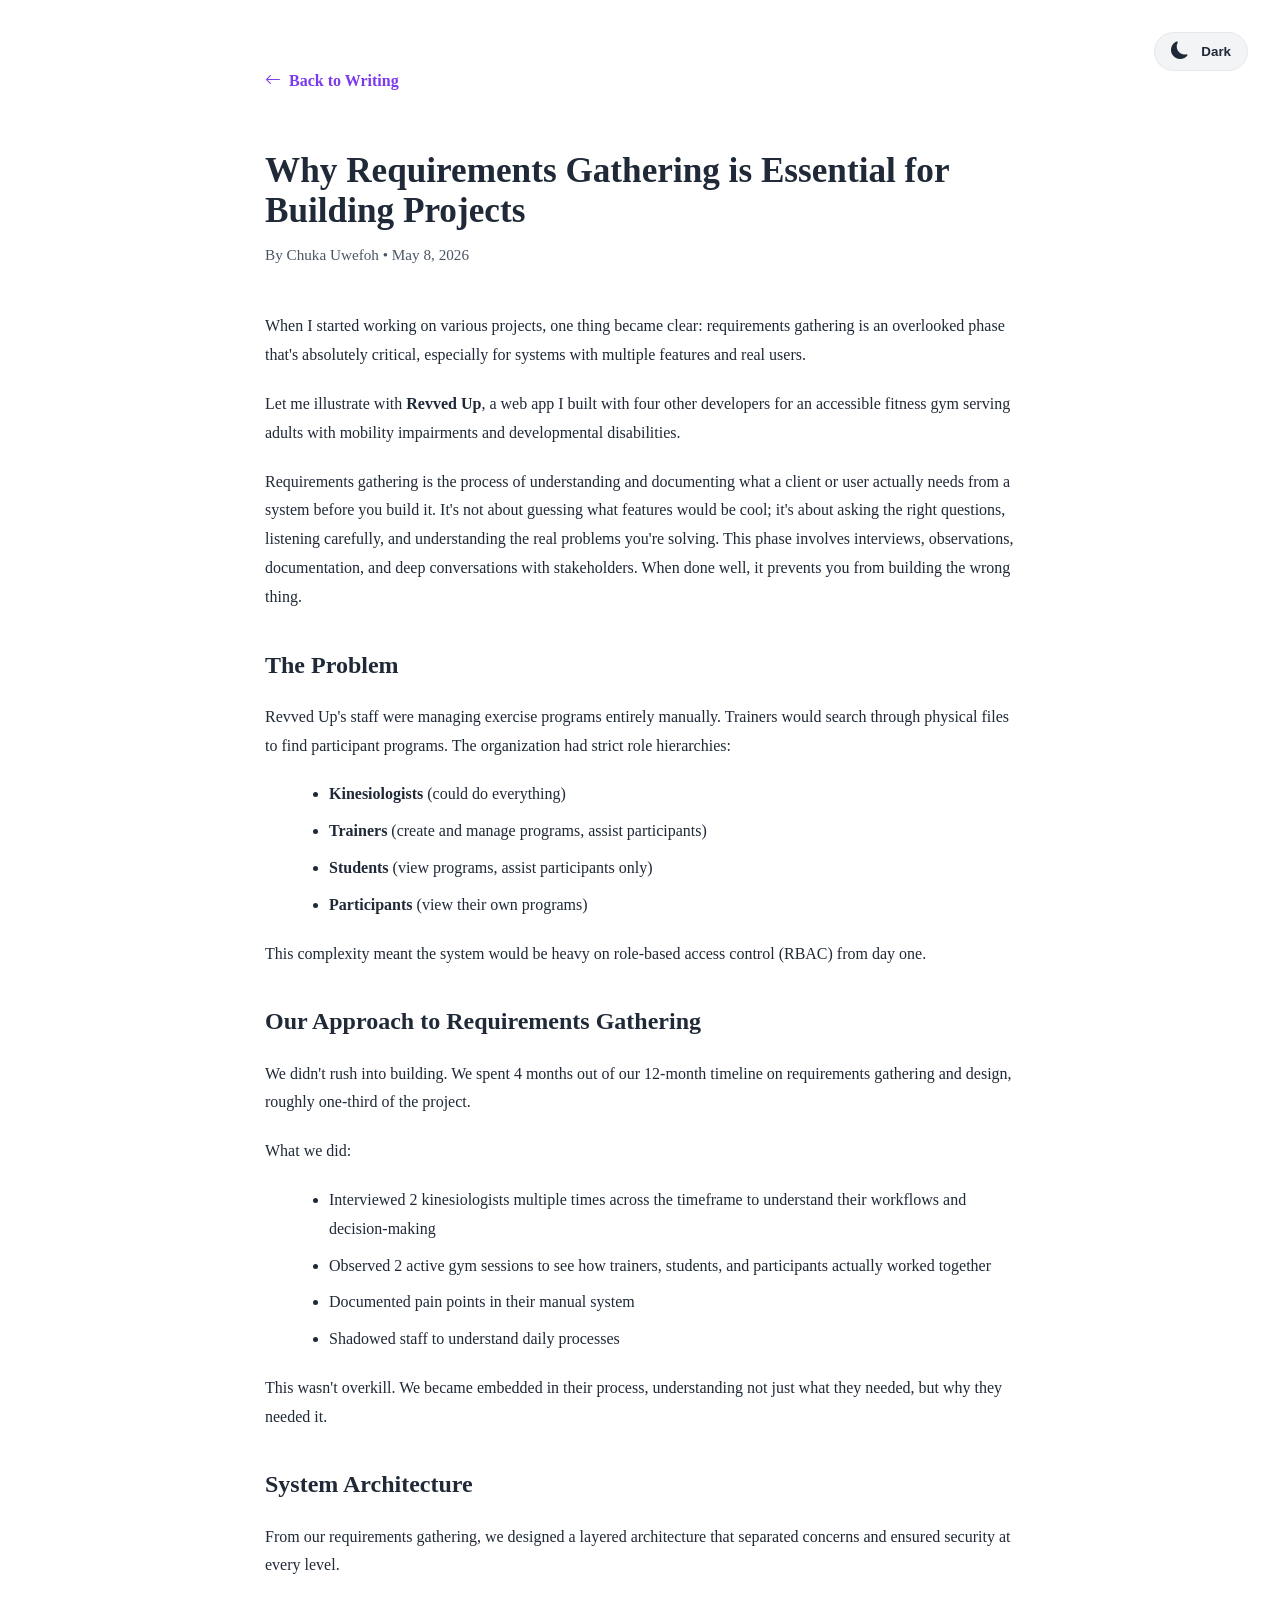
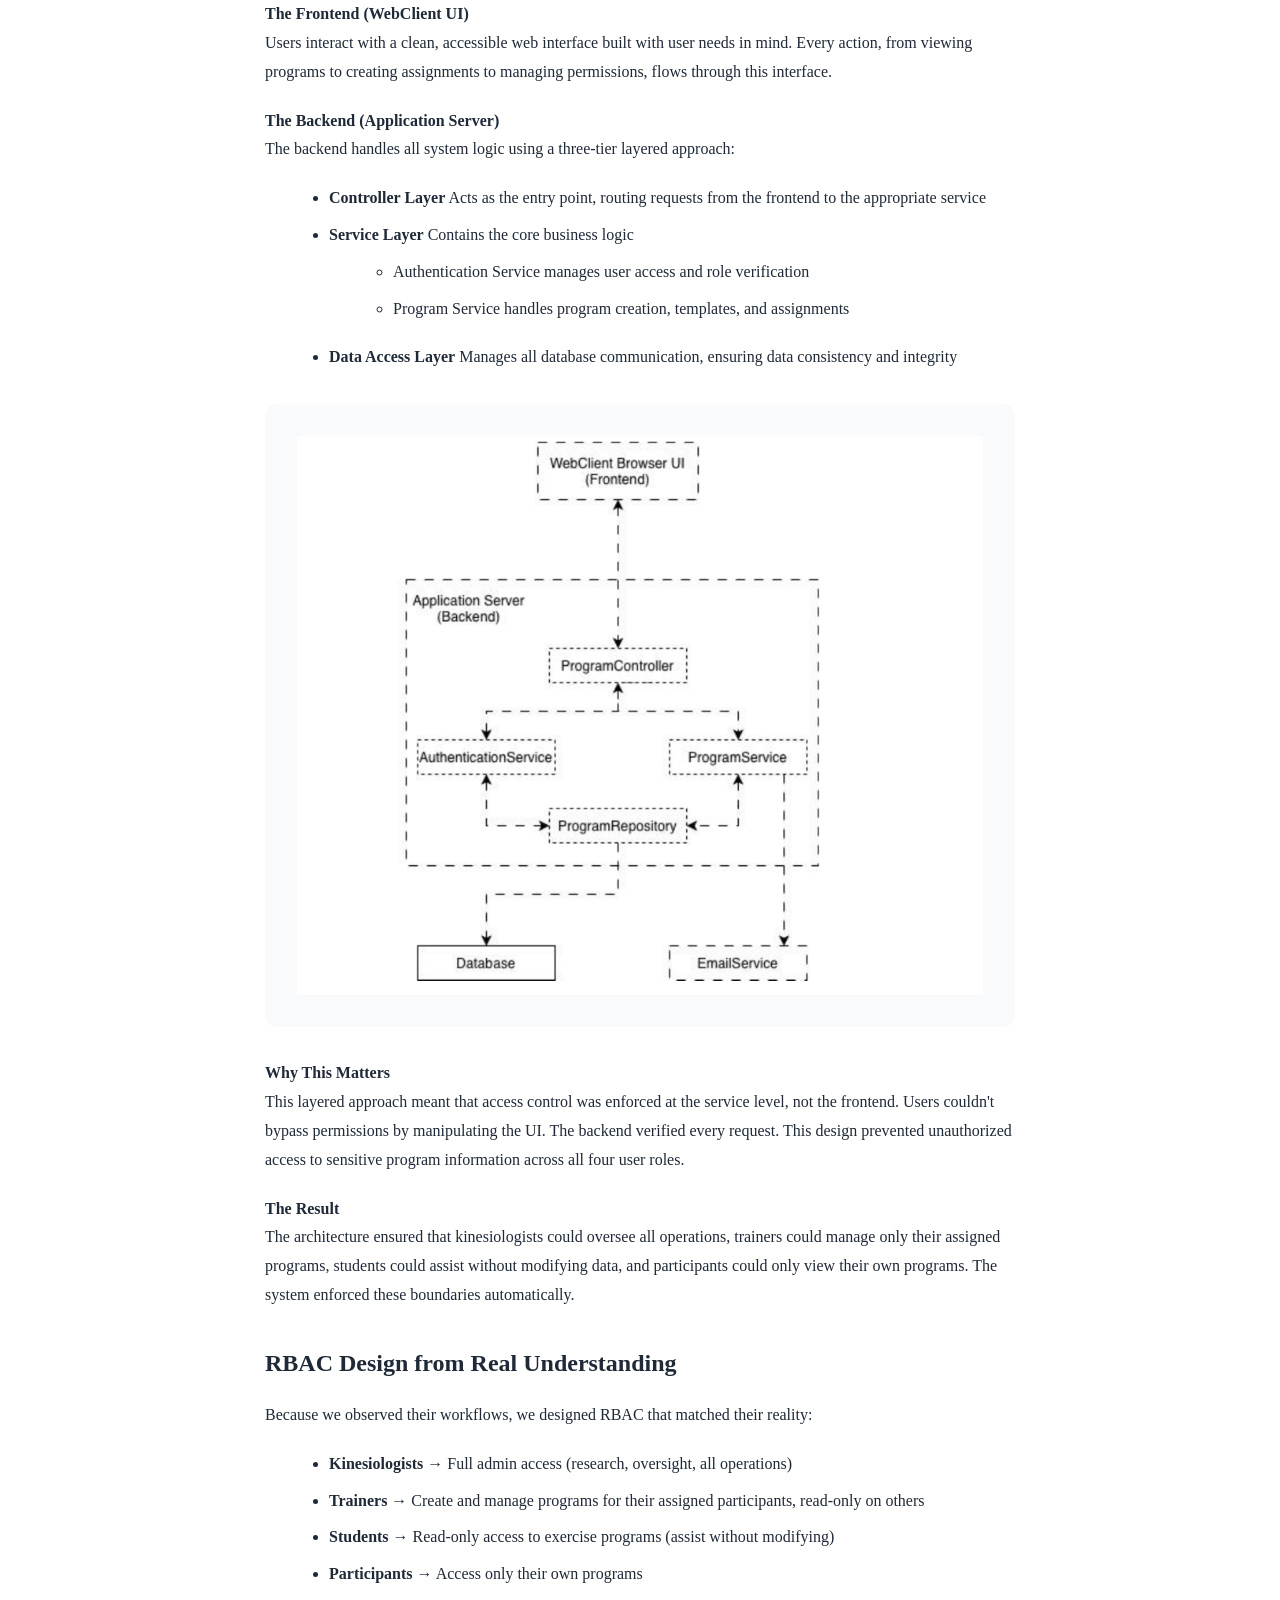
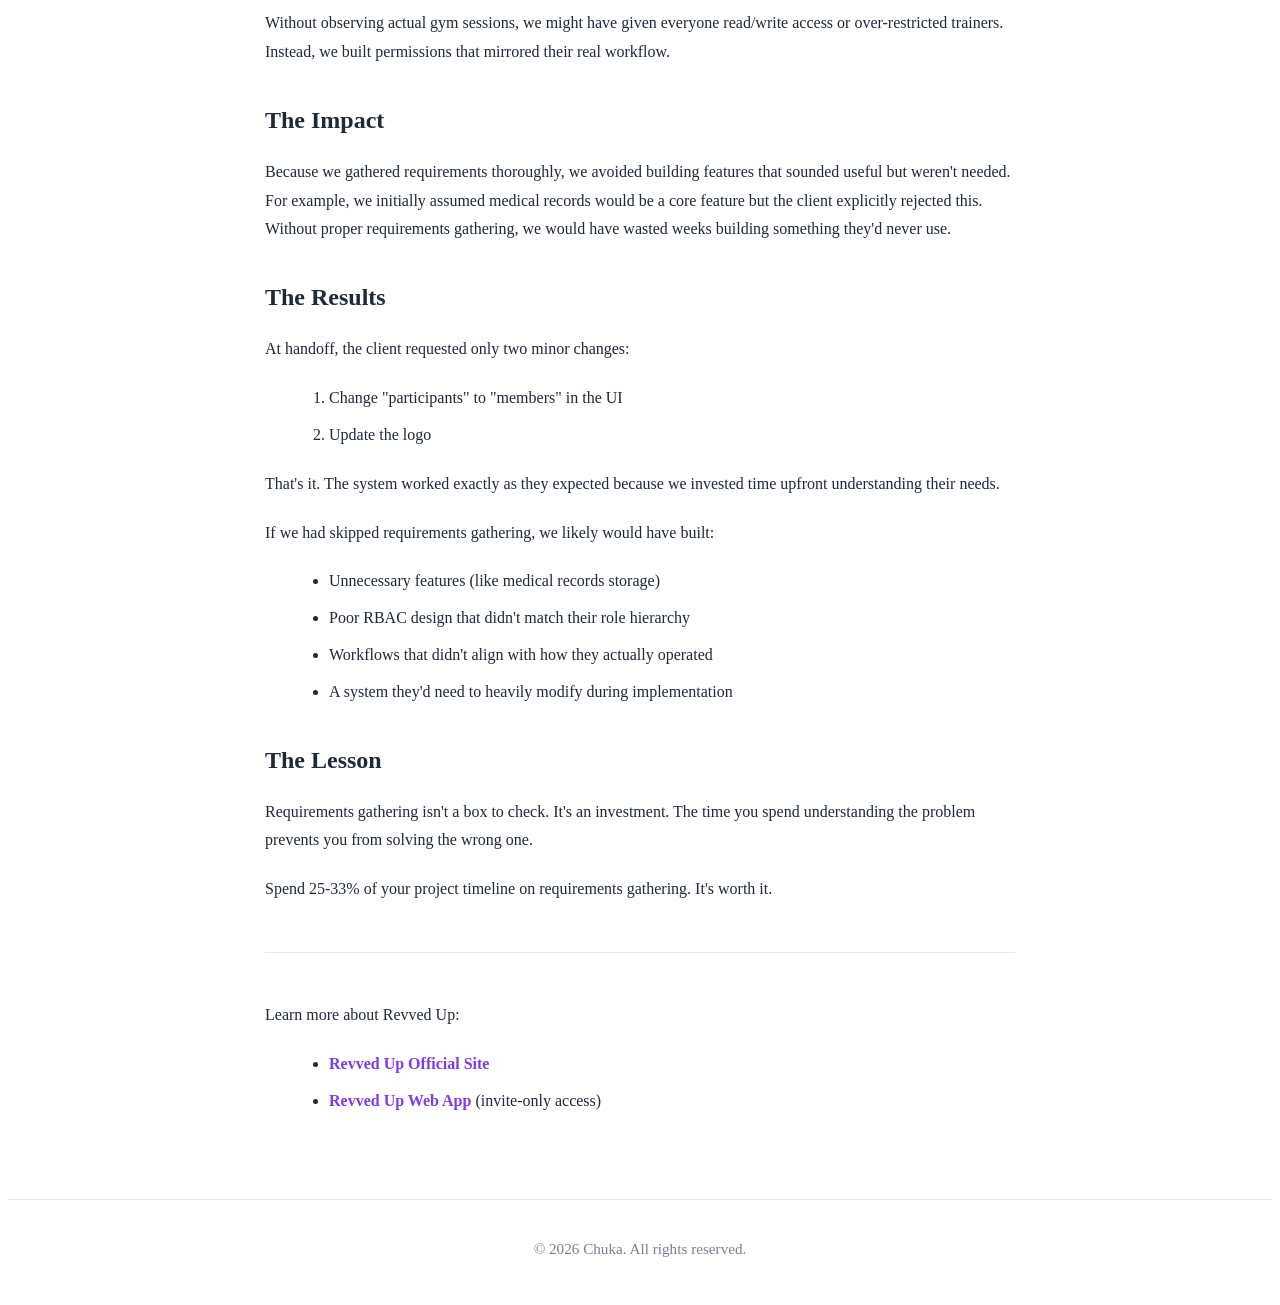
<file: articles/requirements-gathering/index.html>
<!DOCTYPE html>
<html lang="en">
<head>
  <meta charset="UTF-8" />
  <meta name="viewport" content="width=device-width, initial-scale=1.0" />
  <title>Why Requirements Gathering is Essential | Chuka</title>
  <link rel="preconnect" href="https://fonts.googleapis.com">
  <link rel="preconnect" href="https://fonts.gstatic.com" crossorigin>
  <link href="https://fonts.googleapis.com/css2?family=Inter:wght@400;500;600;700;800&display=swap" rel="stylesheet">
  <link rel="stylesheet" href="https://cdn.jsdelivr.net/npm/bootstrap-icons@1.11.3/font/bootstrap-icons.min.css">
 
  <style>
    body {
      transition: background-color 0.3s ease, color 0.3s ease;
      background: #ffffff;
      color: #1f2937;
    }

    body.dark-mode {
      background: #000000;
      color: #ffffff;
    }

    body.dark-mode .article-container {
      background: #000000;
    }

    body.dark-mode .article-content {
      color: #ffffff;
    }

    body.dark-mode .article-content h2,
    body.dark-mode .article-content h3,
    body.dark-mode .article-header h1 {
      color: #ffffff;
    }

    body.dark-mode .article-content strong {
      color: #ffffff;
    }

    body.dark-mode .article-byline {
      color: #d1d5db;
    }

    body.dark-mode .article-content li {
      color: #ffffff;
    }

    body.dark-mode .back-button {
      color: #8b5cf6;
    }

    body.dark-mode .back-button:hover {
      color: #c4b5fd;
    }

    body.dark-mode .article-links {
      border-top: 1px solid #333333;
    }

    body.dark-mode .article-links a {
      color: #8b5cf6;
    }

    body.dark-mode .article-links a:hover {
      color: #c4b5fd;
    }

    body.dark-mode footer {
      border-top: 1px solid #333333;
    }

    body.dark-mode footer p {
      color: #d1d5db;
    }

    .theme-toggle {
      position: fixed;
      top: 2rem;
      right: 2rem;
      display: flex;
      align-items: center;
      gap: 0.75rem;
      background: #f3f4f6;
      border: 1px solid #e5e7eb;
      border-radius: 50px;
      padding: 0.5rem 1rem;
      cursor: pointer;
      font-weight: 600;
      color: #1f2937;
      transition: 0.2s ease;
      z-index: 100;
    }

    .theme-toggle:hover {
      background: #e5e7eb;
      border-color: #d1d5db;
    }

    body.dark-mode .theme-toggle {
      background: #1f2937;
      border: 1px solid #333333;
      color: #ffffff;
    }

    body.dark-mode .theme-toggle:hover {
      background: #374151;
      border-color: #4b5563;
    }

    .theme-toggle i {
      font-size: 1.1rem;
    }

    @media (max-width: 640px) {
      .theme-toggle {
        top: 1rem;
        right: 1rem;
        padding: 0.4rem 0.8rem;
        font-size: 0.9rem;
      }

      .theme-toggle span {
        display: none;
      }
    }

    .article-container {
      max-width: 750px;
      margin: 0 auto;
      padding: 4rem 1.5rem;
    }

    .article-header {
      margin-bottom: 3rem;
    }

    .article-header h1 {
      font-size: 2.2rem;
      margin-bottom: 0.5rem;
    }

    .article-byline {
      color: #4b5563;
      font-size: 0.95rem;
      margin-bottom: 0.5rem;
    }

    .article-content {
      font-size: 1rem;
      line-height: 1.8;
      color: #1f2937; 
    }

    .article-content h2 {
      font-size: 1.5rem;
      margin-top: 2rem;
      margin-bottom: 1rem;
      color: #1f2937;
    }

    .article-content h3 {
      font-size: 1.2rem;
      margin-top: 1.5rem;
      margin-bottom: 0.75rem;
      color: #1f2937;
    }

    .article-content p {
      margin-bottom: 1.25rem;
    }

    .article-content ul {
      margin-left: 1.5rem;
      margin-bottom: 1.25rem;
    }

    .article-content li {
      margin-bottom: 0.5rem;
      color: #1f2937; 
    }

    .article-content strong {
      color: #1f2937; 
    }

    .back-button {
      display: inline-flex;
      align-items: center;
      gap: 0.5rem;
      color: #7c3aed;
      text-decoration: none;
      font-weight: 600;
      margin-bottom: 2rem;
      transition: 0.2s ease;
    }

    .back-button:hover {
      color: #6d28d9;
    }

    .article-links {
      margin-top: 3rem;
      padding-top: 2rem;
      border-top: 1px solid #e5e7eb;
    }

    .article-links a {
      color: #7c3aed;
      text-decoration: none;
      font-weight: 600;
    }

    .article-links a:hover {
      color: #6d28d9;
    }

    footer {
      border-top: 1px solid #e5e7eb;
      padding: 1.5rem;
      text-align: center;
    }

    footer p {
      color: #6b7280;
      font-size: 0.95rem;
      opacity: 0.9;
    }

    .architecture-diagram {
    margin: 2rem 0;
    padding: 2rem;
    background: #f9fafb;
    border-radius: 12px;
    overflow-x: auto;
  }

  body.dark-mode .architecture-diagram {
    background: #111827;
  }
  </style>
</head>
<body>
  <button class="theme-toggle" id="themeToggle">
    <i class="bi bi-moon-fill"></i>
    <span>Dark</span>
  </button>

  <main class="article-container">
<a href="/Portfolio/writing/" class="back-button">
  <i class="bi bi-arrow-left"></i> Back to Writing
</a>

   <article class="article-header">
      <h1>Why Requirements Gathering is Essential for Building Projects</h1>
      <p class="article-byline">By Chuka Uwefoh • May 8, 2026</p>
    </article>

    <div class="article-content">
      <p>
        When I started working on various projects, one thing became clear: requirements gathering is an overlooked phase that's absolutely critical, especially for systems with multiple features and real users.
      </p>

      <p>
        Let me illustrate with <strong>Revved Up</strong>, a web app I built with four other developers for an accessible fitness gym serving adults with mobility impairments and developmental disabilities.
      </p>
      <p>
        Requirements gathering is the process of understanding and documenting what a client or user actually needs from a system before you build it. It's not about guessing what features would be cool; it's about asking the right questions, listening carefully, and understanding the real problems you're solving. This phase involves interviews, observations, documentation, and deep conversations with stakeholders. When done well, it prevents you from building the wrong thing.
      </p>

      <h2>The Problem</h2>

      <p>
        Revved Up's staff were managing exercise programs entirely manually. Trainers would search through physical files to find participant programs. The organization had strict role hierarchies:
      </p>

      <ul>
        <li><strong>Kinesiologists</strong> (could do everything)</li>
        <li><strong>Trainers</strong> (create and manage programs, assist participants)</li>
        <li><strong>Students</strong> (view programs, assist participants only)</li>
        <li><strong>Participants</strong> (view their own programs)</li>
      </ul>

      <p>
        This complexity meant the system would be heavy on role-based access control (RBAC) from day one.
      </p>

      <h2>Our Approach to Requirements Gathering</h2>

      <p>
        We didn't rush into building. We spent 4 months out of our 12-month timeline on requirements gathering and design, roughly one-third of the project.
      </p>

      <p>
        What we did:
      </p>

      <ul>
        <li>Interviewed 2 kinesiologists multiple times across the timeframe to understand their workflows and decision-making</li>
        <li>Observed 2 active gym sessions to see how trainers, students, and participants actually worked together</li>
        <li>Documented pain points in their manual system</li>
        <li>Shadowed staff to understand daily processes</li>
      </ul>

<p>
  This wasn't overkill. We became embedded in their process, understanding not just what they needed, but why they needed it.
</p>

<h2>System Architecture</h2>

<p>
  From our requirements gathering, we designed a layered architecture that separated concerns and ensured security at every level.
</p>

<p>
  <strong>The Frontend (WebClient UI)</strong><br>
  Users interact with a clean, accessible web interface built with user needs in mind. Every action, from viewing programs to creating assignments to managing permissions, flows through this interface.
</p>

<p>
  <strong>The Backend (Application Server)</strong><br>
  The backend handles all system logic using a three-tier layered approach:
</p>

<ul>
  <li><strong>Controller Layer</strong> Acts as the entry point, routing requests from the frontend to the appropriate service</li>
  <li><strong>Service Layer</strong> Contains the core business logic
    <ul style="margin-top: 0.5rem;">
      <li>Authentication Service manages user access and role verification</li>
      <li>Program Service handles program creation, templates, and assignments</li>
    </ul>
  </li>
  <li><strong>Data Access Layer</strong> Manages all database communication, ensuring data consistency and integrity</li>
</ul>

<div class="architecture-diagram">
  <img src="images/architecturediagram.png" alt="System Architecture Diagram" style="width: 100%; max-width: 800px; display: block; margin: 0 auto;">
</div>


<p>
  <strong>Why This Matters</strong><br>
  This layered approach meant that access control was enforced at the service level, not the frontend. Users couldn't bypass permissions by manipulating the UI. The backend verified every request. This design prevented unauthorized access to sensitive program information across all four user roles.
</p>

<p>
  <strong>The Result</strong><br>
  The architecture ensured that kinesiologists could oversee all operations, trainers could manage only their assigned programs, students could assist without modifying data, and participants could only view their own programs. The system enforced these boundaries automatically.
</p>

      <h2>RBAC Design from Real Understanding</h2>

      <p>
        Because we observed their workflows, we designed RBAC that matched their reality:
      </p>

      <ul>
        <li><strong>Kinesiologists</strong> → Full admin access (research, oversight, all operations)</li>
        <li><strong>Trainers</strong> → Create and manage programs for their assigned participants, read-only on others</li>
        <li><strong>Students</strong> → Read-only access to exercise programs (assist without modifying)</li>
        <li><strong>Participants</strong> → Access only their own programs</li>
      </ul>

      <p>
        Without observing actual gym sessions, we might have given everyone read/write access or over-restricted trainers. Instead, we built permissions that mirrored their real workflow.
      </p>

      <h2>The Impact</h2>

      <p>
        Because we gathered requirements thoroughly, we avoided building features that sounded useful but weren't needed. For example, we initially assumed medical records would be a core feature but the client explicitly rejected this. Without proper requirements gathering, we would have wasted weeks building something they'd never use.
      </p>

      <h2>The Results</h2>

      <p>
        At handoff, the client requested only two minor changes:
      </p>

      <ol style="margin-left: 1.5rem; margin-bottom: 1.25rem;">
        <li>Change "participants" to "members" in the UI</li>
        <li>Update the logo</li>
      </ol>

      <p>
        That's it. The system worked exactly as they expected because we invested time upfront understanding their needs.
      </p>

      <p>
        If we had skipped requirements gathering, we likely would have built:
      </p>

      <ul>
        <li>Unnecessary features (like medical records storage)</li>
        <li>Poor RBAC design that didn't match their role hierarchy</li>
        <li>Workflows that didn't align with how they actually operated</li>
        <li>A system they'd need to heavily modify during implementation</li>
      </ul>

      <h2>The Lesson</h2>

      <p>
        Requirements gathering isn't a box to check. It's an investment. The time you spend understanding the problem prevents you from solving the wrong one.
      </p>

      <p>
        Spend 25-33% of your project timeline on requirements gathering. It's worth it.
      </p>

      <div class="article-links">
        <p>Learn more about Revved Up:</p>
        <ul style="margin-left: 1.5rem;">
          <li><a href="https://revvedupgroup.ca/" target="_blank">Revved Up Official Site</a></li>
          <li><a href="https://revved-up.skhs.queensu.ca/" target="_blank">Revved Up Web App</a> (invite-only access)</li>
        </ul>
      </div>
    </div>
  </main>

  <footer>
    <p>&copy; 2026 Chuka. All rights reserved.</p>
  </footer>

  <script>
    const themeToggle = document.getElementById('themeToggle');
    const body = document.body;

    // Check for saved theme preference or default to light mode
    const currentTheme = localStorage.getItem('theme') || 'light';
    if (currentTheme === 'dark') {
      body.classList.add('dark-mode');
      updateToggleButton();
    }

    themeToggle.addEventListener('click', () => {
      if (body.classList.contains('dark-mode')) {
        body.classList.remove('dark-mode');
        localStorage.setItem('theme', 'light');
      } else {
        body.classList.add('dark-mode');
        localStorage.setItem('theme', 'dark');
      }
      updateToggleButton();
    });

    function updateToggleButton() {
      if (body.classList.contains('dark-mode')) {
        themeToggle.innerHTML = '<i class="bi bi-sun-fill"></i><span>Light</span>';
      } else {
        themeToggle.innerHTML = '<i class="bi bi-moon-fill"></i><span>Dark</span>';
      }
    }
  </script>
</body>
</html>
</file>
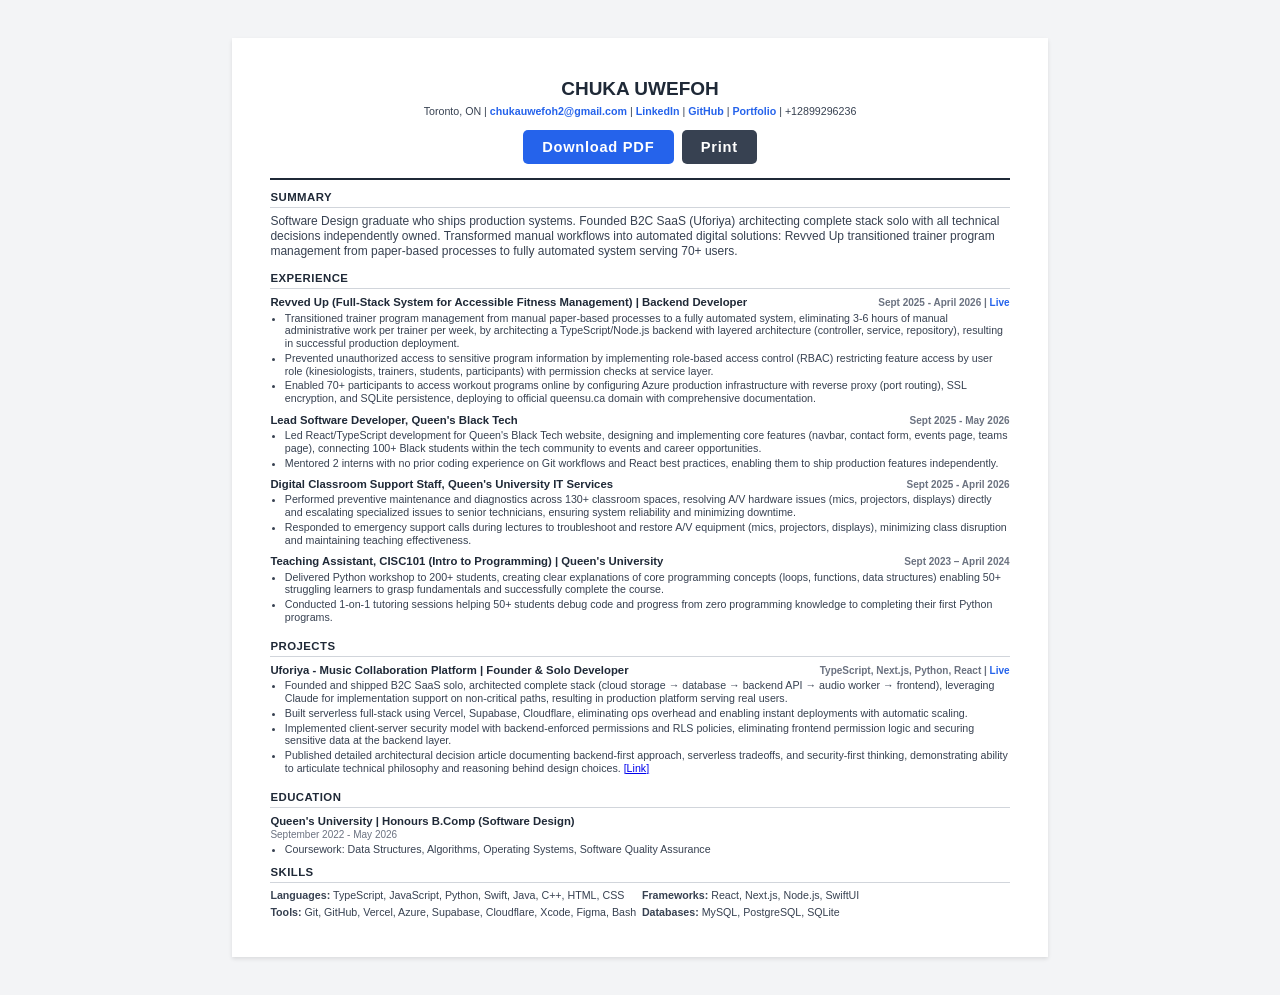
<file: resume.html>
<!DOCTYPE html>
<html lang="en">
<head>
  <meta charset="UTF-8">
  <meta name="viewport" content="width=device-width, initial-scale=1.0">
  <title>Chuka Uwefoh | Resume</title>
  <style>
    * {
      margin: 0;
      padding: 0;
      box-sizing: border-box;
    }

    body {
      font-family: Calibri, 'Segoe UI', sans-serif;
      color: #1f2937;
      background: #f3f4f6;
    }

    .container {
      max-width: 8.5in;
      margin: 0.4in auto;
      background: white;
      box-shadow: 0 2px 4px rgba(0, 0, 0, 0.1);
      padding: 0.4in;
      font-size: 9.5pt;
      line-height: 1.25;
    }

    /* Header */
    header {
      border-bottom: 2px solid #1f2937;
      padding-bottom: 0.15in;
      margin-bottom: 0.1in;
    }

    header h1 {
      font-size: 1.5em;
      text-align: center;
      font-weight: 700;
      margin-bottom: 0.05in;
    }

    .header-info {
      text-align: center;
      font-size: 8pt;
      color: #374151;
    }

    .header-info p {
      margin: 0.02in 0;
      line-height: 1.2;
    }

    .header-info a {
      color: #2563eb;
      text-decoration: none;
      font-weight: 600;
    }

    .header-info a:hover {
      text-decoration: underline;
    }

    .header-actions {
      display: flex;
      justify-content: center;
      gap: 0.5rem;
      margin-top: 0.12in;
    }

    .download-btn, .print-btn {
      display: inline-block;
      padding: 0.5rem 1.2rem;
      border: none;
      border-radius: 5px;
      font-size: 11pt;
      font-weight: 700;
      cursor: pointer;
      text-decoration: none;
      letter-spacing: 0.05em;
    }

    .download-btn {
      background: #2563eb;
      color: white !important;
    }

    .download-btn:hover {
      background: #1d4ed8;
      transform: scale(1.05);
    }

    .print-btn {
      background: #374151;
      color: white;
    }

    .print-btn:hover {
      background: #1f2937;
      transform: scale(1.05);
    }

    @media print {
      .download-btn, .print-btn, .header-actions {
        display: none;
      }
      body {
        background: white;
      }
      .container {
        margin: 0;
        box-shadow: none;
        padding: 0.5in;
      }
    }

    /* Main */
    main {
      display: flex;
      flex-direction: column;
      gap: 0.08in;
    }

    section {
      page-break-inside: avoid;
    }

    h2 {
      font-size: 0.9em;
      font-weight: 700;
      color: #1f2937;
      border-bottom: 1px solid #d1d5db;
      padding-bottom: 0.03in;
      margin-bottom: 0.06in;
      text-transform: uppercase;
      letter-spacing: 0.04em;
    }

    .summary-text {
      font-size: 9pt;
      color: #374151;
      line-height: 1.25;
      margin-bottom: 0.05in;
    }

    /* Experience */
    .experience-item {
      margin-bottom: 0.08in;
      page-break-inside: avoid;
    }

    .experience-header {
      display: flex;
      justify-content: space-between;
      align-items: baseline;
      margin-bottom: 0.02in;
      gap: 0.1in;
    }

    .experience-header h3 {
      font-size: 8.5pt;
      font-weight: 700;
      color: #1f2937;
      margin: 0;
      flex: 1;
    }

    .experience-meta {
      font-size: 7.5pt;
      color: #6b7280;
      font-weight: 600;
      white-space: nowrap;
    }

    .experience-item ul {
      margin-left: 0.15in;
      margin-top: 0.02in;
    }

    .experience-item li {
      font-size: 8pt;
      color: #374151;
      margin-bottom: 0.02in;
      line-height: 1.2;
    }

    /* Projects */
    .project-item {
      margin-bottom: 0.08in;
      page-break-inside: avoid;
    }

    .project-header {
      display: flex;
      justify-content: space-between;
      align-items: baseline;
      margin-bottom: 0.02in;
      gap: 0.1in;
    }

    .project-header h3 {
      font-size: 8.5pt;
      font-weight: 700;
      color: #1f2937;
      margin: 0;
      flex: 1;
    }

    .project-tech {
      font-size: 7.5pt;
      color: #6b7280;
      font-weight: 600;
      white-space: nowrap;
    }

    .project-tech a {
      color: #2563eb;
      text-decoration: none;
      font-weight: 600;
    }

    .project-tech a:hover {
      text-decoration: underline;
    }

    .project-item ul {
      margin-left: 0.15in;
      margin-top: 0.02in;
    }

    .project-item li {
      font-size: 8pt;
      color: #374151;
      margin-bottom: 0.02in;
      line-height: 1.2;
    }

    /* Education */
    .education-item h3 {
      font-size: 8.5pt;
      font-weight: 700;
      color: #1f2937;
      margin-bottom: 0.01in;
    }

    .education-meta {
      font-size: 7.5pt;
      color: #6b7280;
      margin-bottom: 0.02in;
    }

    .education-item ul {
      margin-left: 0.15in;
    }

    .education-item li {
      font-size: 8pt;
      color: #374151;
      margin-bottom: 0.01in;
    }

    /* Skills */
    .skills-grid {
      display: grid;
      grid-template-columns: 1fr 1fr;
      gap: 0.04in;
    }

    .skill-item {
      font-size: 8pt;
      color: #374151;
      line-height: 1.2;
    }

    .skill-item strong {
      font-weight: 700;
    }

    @media (max-width: 900px) {
      .container {
        max-width: 100%;
        margin: 0.2in;
      }

      .skills-grid {
        grid-template-columns: 1fr;
      }
    }
  </style>
</head>

<body>
  <div class="container">
    <!-- Header -->
    <header>
      <h1>CHUKA UWEFOH</h1>
      <div class="header-info">
        <p>
          Toronto, ON | <a href="mailto:chukauwefoh2@gmail.com">chukauwefoh2@gmail.com</a> | 
          <a href="https://www.linkedin.com/in/chuka-uwefoh-6183b3277/" target="_blank">LinkedIn</a> | 
          <a href="https://github.com/chukaufo" target="_blank">GitHub</a> | 
          <a href="https://chukaufo.github.io/Portfolio/" target="_blank">Portfolio</a> | 
          +12899296236
        </p>
        <div class="header-actions">
          <a class="download-btn" href="files/Chuka_Uwefoh_Resume.pdf" download>Download PDF</a>
          <button class="print-btn" onclick="window.print()">Print</button>
        </div>
      </div>
    </header>

    <!-- Main Content -->
    <main>
      <!-- Summary -->
      <section>
        <h2>Summary</h2>
        <p class="summary-text">
          Software Design graduate who ships production systems. Founded B2C SaaS (Uforiya) architecting complete stack solo with all technical decisions independently owned. Transformed manual workflows into automated digital solutions: Revved Up transitioned trainer program management from paper-based processes to fully automated system serving 70+ users.
        </p>
      </section>

      <!-- Experience -->
      <section>
        <h2>Experience</h2>

        <!-- Revved Up -->
        <div class="experience-item">
          <div class="experience-header">
            <h3>Revved Up (Full-Stack System for Accessible Fitness Management) | Backend Developer</h3>
            <span class="experience-meta">Sept 2025 - April 2026 | <a href="https://revved-up.skhs.queensu.ca/" target="_blank" style="color: #2563eb; text-decoration: none; font-weight: 600;">Live</a></span>
          </div>
          <ul>
            <li>Transitioned trainer program management from manual paper-based processes to a fully automated system, eliminating 3-6 hours of manual administrative work per trainer per week, by architecting a TypeScript/Node.js backend with layered architecture (controller, service, repository), resulting in successful production deployment.</li>
            <li>Prevented unauthorized access to sensitive program information by implementing role-based access control (RBAC) restricting feature access by user role (kinesiologists, trainers, students, participants) with permission checks at service layer.</li>
            <li>Enabled 70+ participants to access workout programs online by configuring Azure production infrastructure with reverse proxy (port routing), SSL encryption, and SQLite persistence, deploying to official queensu.ca domain with comprehensive documentation.</li>
          </ul>
        </div>

        <!-- Lead Software Developer -->
        <div class="experience-item">
          <div class="experience-header">
            <h3>Lead Software Developer, Queen's Black Tech</h3>
            <span class="experience-meta">Sept 2025 - May 2026</span>
          </div>
          <ul>
            <li>Led React/TypeScript development for Queen's Black Tech website, designing and implementing core features (navbar, contact form, events page, teams page), connecting 100+ Black students within the tech community to events and career opportunities.</li>
            <li>Mentored 2 interns with no prior coding experience on Git workflows and React best practices, enabling them to ship production features independently.</li>
          </ul>
        </div>

        <!-- Digital Classroom Support Staff -->
        <div class="experience-item">
          <div class="experience-header">
            <h3>Digital Classroom Support Staff, Queen's University IT Services</h3>
            <span class="experience-meta">Sept 2025 - April 2026</span>
          </div>
          <ul>
            <li>Performed preventive maintenance and diagnostics across 130+ classroom spaces, resolving A/V hardware issues (mics, projectors, displays) directly and escalating specialized issues to senior technicians, ensuring system reliability and minimizing downtime.</li>
            <li>Responded to emergency support calls during lectures to troubleshoot and restore A/V equipment (mics, projectors, displays), minimizing class disruption and maintaining teaching effectiveness.</li>
          </ul>
        </div>

        <!-- Teaching Assistant -->
        <div class="experience-item">
          <div class="experience-header">
            <h3>Teaching Assistant, CISC101 (Intro to Programming) | Queen's University</h3>
            <span class="experience-meta">Sept 2023 – April 2024</span>
          </div>
          <ul>
            <li>Delivered Python workshop to 200+ students, creating clear explanations of core programming concepts (loops, functions, data structures) enabling 50+ struggling learners to grasp fundamentals and successfully complete the course.</li>
            <li>Conducted 1-on-1 tutoring sessions helping 50+ students debug code and progress from zero programming knowledge to completing their first Python programs.</li>
          </ul>
        </div>
      </section>

      <!-- Projects -->
      <section>
        <h2>Projects</h2>

        <!-- Uforiya -->
        <div class="project-item">
          <div class="project-header">
            <h3>Uforiya - Music Collaboration Platform | Founder &amp; Solo Developer</h3>
            <span class="project-tech">TypeScript, Next.js, Python, React | <a href="#" target="_blank">Live</a></span>
          </div>
          <ul>
            <li>Founded and shipped B2C SaaS solo, architected complete stack (cloud storage → database → backend API → audio worker → frontend), leveraging Claude for implementation support on non-critical paths, resulting in production platform serving real users.</li>
            <li>Built serverless full-stack using Vercel, Supabase, Cloudflare, eliminating ops overhead and enabling instant deployments with automatic scaling.</li>
            <li>Implemented client-server security model with backend-enforced permissions and RLS policies, eliminating frontend permission logic and securing sensitive data at the backend layer.</li>
            <li>Published detailed architectural decision article documenting backend-first approach, serverless tradeoffs, and security-first thinking, demonstrating ability to articulate technical philosophy and reasoning behind design choices. <a href="#" target="_blank">[Link]</a></li>
          </ul>
        </div>
      </section>

      <!-- Education -->
      <section>
        <h2>Education</h2>
        <div class="education-item">
          <h3>Queen's University | Honours B.Comp (Software Design)</h3>
          <div class="education-meta">September 2022 - May 2026</div>
          <ul>
            <li>Coursework: Data Structures, Algorithms, Operating Systems, Software Quality Assurance</li>
          </ul>
        </div>
      </section>

      <!-- Skills -->
      <section>
        <h2>Skills</h2>
        <div class="skills-grid">
          <div class="skill-item">
            <strong>Languages:</strong> TypeScript, JavaScript, Python, Swift, Java, C++, HTML, CSS
          </div>
          <div class="skill-item">
            <strong>Frameworks:</strong> React, Next.js, Node.js, SwiftUI
          </div>
          <div class="skill-item">
            <strong>Tools:</strong> Git, GitHub, Vercel, Azure, Supabase, Cloudflare, Xcode, Figma, Bash
          </div>
          <div class="skill-item">
            <strong>Databases:</strong> MySQL, PostgreSQL, SQLite
          </div>
        </div>
      </section>
    </main>
  </div>
</body>

</html>
</file>
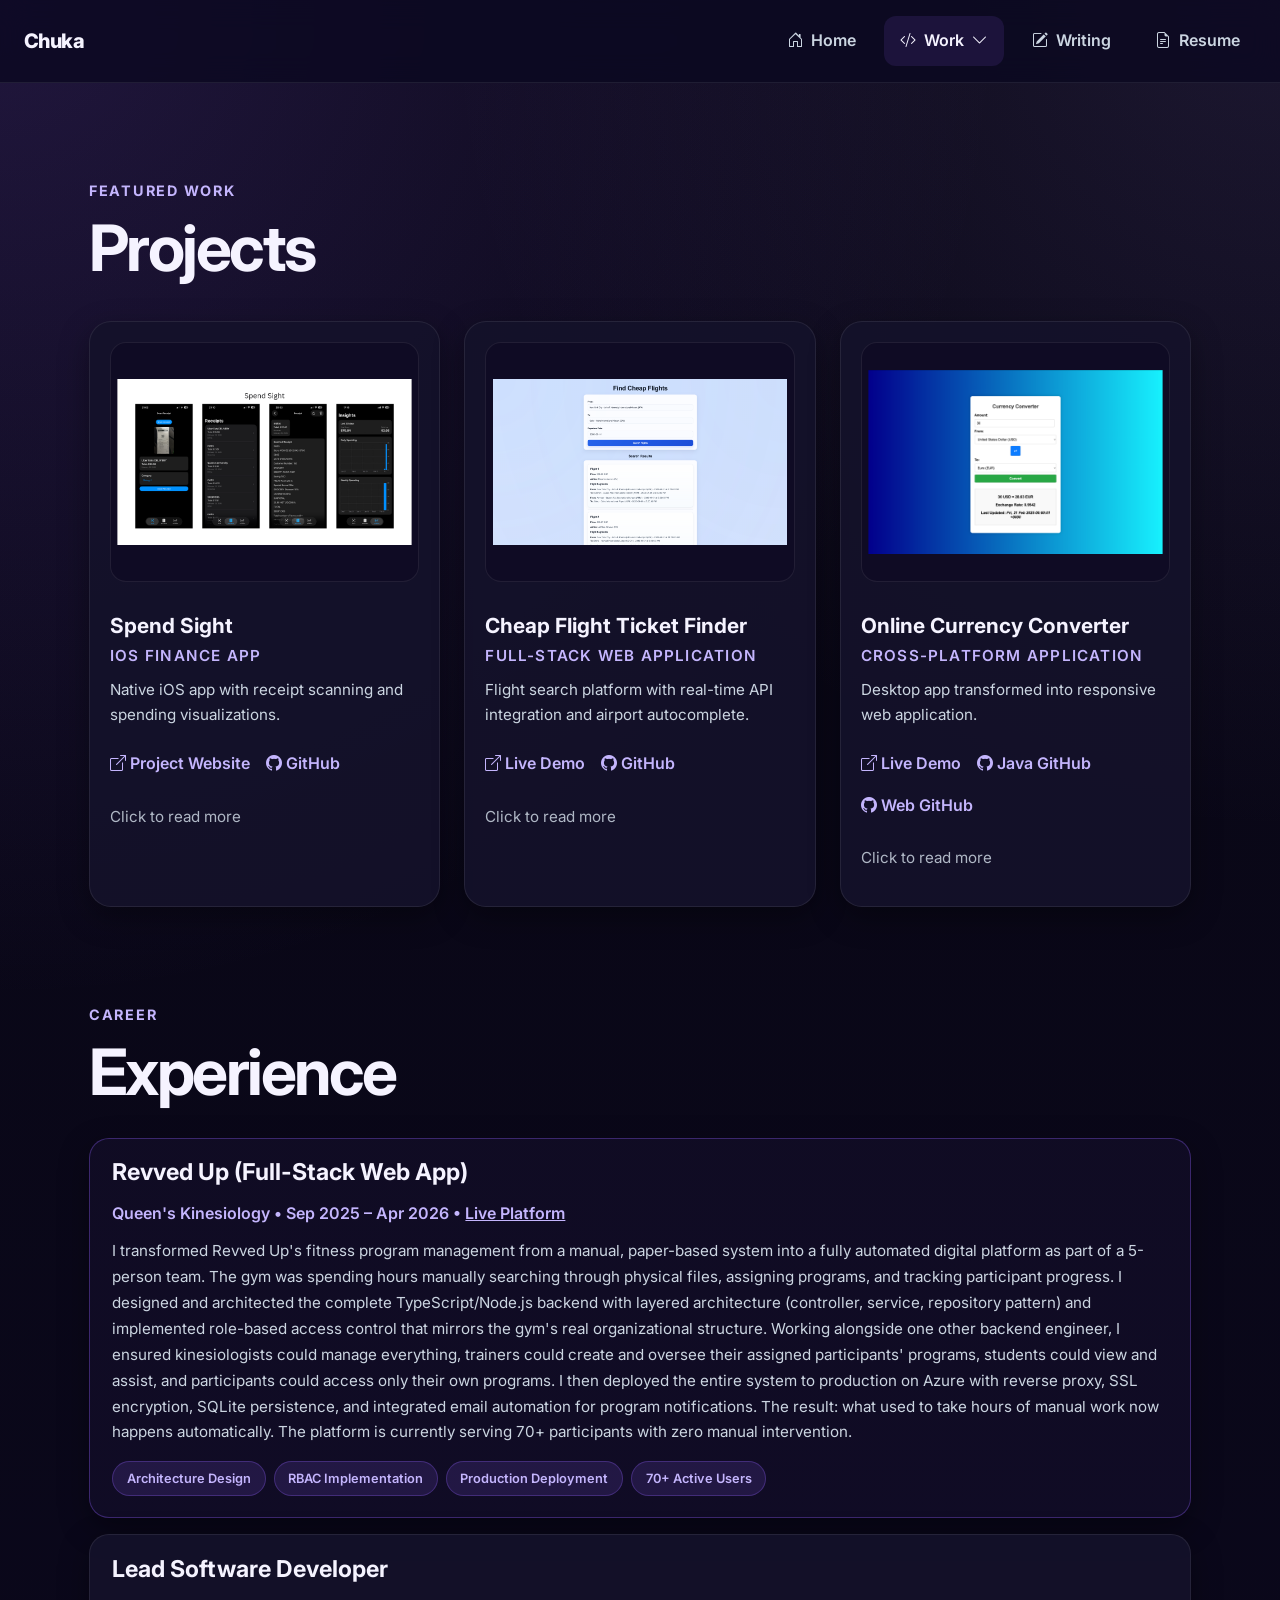
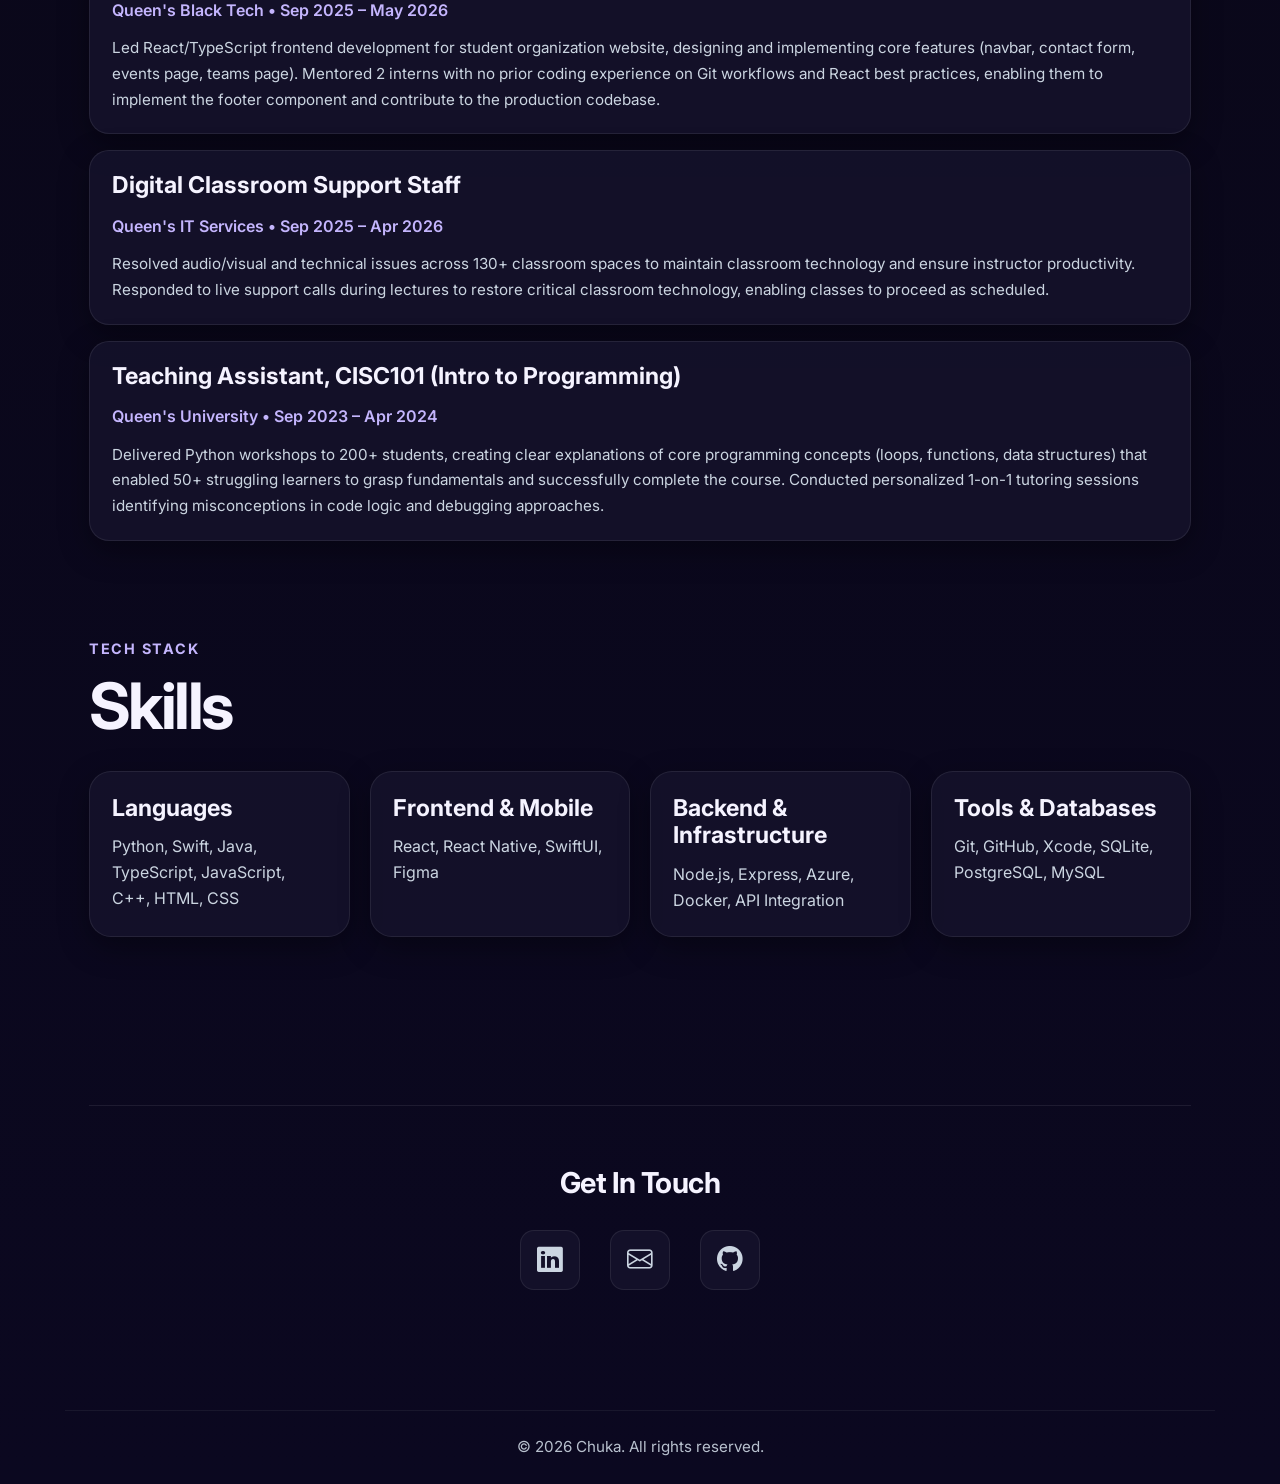
<file: work.html>
<!DOCTYPE html>
<html lang="en">
<head>
  <meta charset="UTF-8" />
  <meta name="viewport" content="width=device-width, initial-scale=1.0" />
  <title>Chuka | Work</title>

  <link rel="preconnect" href="https://fonts.googleapis.com">
  <link rel="preconnect" href="https://fonts.gstatic.com" crossorigin>
  <link href="https://fonts.googleapis.com/css2?family=Inter:wght@400;500;600;700;800&display=swap" rel="stylesheet">
  <link rel="stylesheet" href="https://cdn.jsdelivr.net/npm/bootstrap-icons@1.11.3/font/bootstrap-icons.min.css">
  <link rel="stylesheet" href="style.css" />
</head>
<body>
  <header class="site-header">
    <nav class="navbar">
      <a href="index.html" class="logo">Chuka</a>

      <ul class="nav-links">
        <li>
          <a href="index.html">
            <i class="bi bi-house-door"></i>
            <span>Home</span>
          </a>
        </li>

        <li class="dropdown">
          <button class="dropdown-toggle active" type="button">
            <span class="nav-link-inner">
              <i class="bi bi-code-slash"></i>
              <span>Work</span>
              <i class="bi bi-chevron-down"></i>
            </span>
          </button>

          <ul class="dropdown-menu">
            <li><a href="#projects">Projects</a></li>
            <li><a href="#experience">Experience</a></li>
            <li><a href="#skills">Skills</a></li>
          </ul>
        </li>

        <li>
          <a href="writing.html">
            <i class="bi bi-pencil-square"></i>
            <span>Writing</span>
          </a>
        </li>

        <li>
          <a href="resume.html" target="_blank">
            <i class="bi bi-file-earmark-text"></i>
            <span>Resume</span>
          </a>
        </li>
      </ul>
    </nav>
  </header>

  <main class="page-content">
    <!-- PROJECTS SECTION -->
    <section id="projects" class="content-section">
      <div class="section-heading">
        <p class="eyebrow">Featured Work</p>
        <h1>Projects</h1>
      </div>

      <div class="project-grid">
        <!-- Spend Sight Project -->
        <article class="project-card">
          <details class="project-details">
            <summary class="project-summary">
              <img src="images/SpendSight.png" alt="Spend Sight App Screenshot." class="project-image">
              <div class="project-preview-text">
                <h2>Spend Sight</h2>
                <h3>iOS Finance App</h3>
                <p>Native iOS app with receipt scanning and spending visualizations.</p>
              </div>
              <div class="project-links">
                <a href="https://chukaufo.github.io/Spend-Sight/" target="_blank">
                  <i class="bi bi-box-arrow-up-right"></i> Project Website
                </a>
                <a href="https://github.com/chukaufo/Spend-Sight/" target="_blank">
                  <i class="bi bi-github"></i> GitHub
                </a>
              </div>
              <p class="expand-hint">Click to read more</p>
            </summary>

            <div class="project-expanded">
              <p>
                Spend Sight is a native iOS app that helps users track spending habits by automating receipt data extraction. Users can capture or upload a receipt photo, and the app automatically extracts details like store name, total amount, and date using Apple Vision Framework's OCR.
              </p>
              <p>
                The app features a multi-view architecture including a scanner, receipt list, detail view, and insights dashboard. Data is persisted locally using Core Data, and spending trends are visualized with Swift Charts to help users understand daily and weekly spending patterns.
              </p>
              <div class="subheading">Tech Stack Used:</div>
              <div class="item-box">
                <div class="item">Swift</div>
                <div class="item">SwiftUI</div>
                <div class="item">Core Data</div>
                <div class="item">Apple Vision</div>
                <div class="item">Swift Charts</div>
              </div>
            </div>
          </details>
        </article>

        <!-- Cheap Flight Ticket Finder Project -->
        <article class="project-card">
          <details class="project-details">
            <summary class="project-summary">
              <img src="images/cheapticket.png" alt="Cheap Flight Ticket Finder App Screenshot." class="project-image">
              <div class="project-preview-text">
                <h2>Cheap Flight Ticket Finder</h2>
                <h3>Full-Stack Web Application</h3>
                <p>Flight search platform with real-time API integration and airport autocomplete.</p>
              </div>
              <div class="project-links">
                <a href="https://cheap-flight-finder-zlj0.onrender.com" target="_blank">
                  <i class="bi bi-box-arrow-up-right"></i> Live Demo
                </a>
                <a href="https://github.com/chukaufo/cheap-flight-finder/" target="_blank">
                  <i class="bi bi-github"></i> GitHub
                </a>
              </div>
              <p class="expand-hint">Click to read more</p>
            </summary>

            <div class="project-expanded">
              <p>
                Cheap Flight Ticket Finder is a full-stack web application that enables users to search for flight options between airports worldwide. Users select an origin airport, destination airport, and departure date to view available flight offers sorted by price.
              </p>
              <p>
                The application integrates the Amadeus Flight API with OAuth authentication and real-time data parsing, delivering sub-2 second response times. Airport autocomplete searches by city, airport code, country, and IATA code. The backend securely handles API requests and data processing before sending results to the frontend.
              </p>
              <p>
                <strong>Note:</strong> This project uses the Amadeus Sandbox API, so flight results are simulated and do not reflect real-time airline availability.
              </p>
              <div class="subheading">Tech Stack Used:</div>
              <div class="item-box">
                <div class="item">Node.js</div>
                <div class="item">Express.js</div>
                <div class="item">JavaScript</div>
                <div class="item">Amadeus API</div>
                <div class="item">OAuth</div>
              </div>
            </div>
          </details>
        </article>

        <!-- Online Currency Converter Project -->
        <article class="project-card">
          <details class="project-details">
            <summary class="project-summary">
              <img src="images/onlineconverter.png" alt="Online Converter Screenshot" class="project-image">
              <div class="project-preview-text">
                <h2>Online Currency Converter</h2>
                <h3>Cross-Platform Application</h3>
                <p>Desktop app transformed into responsive web application.</p>
              </div>
              <div class="project-links">
                <a href="https://uf0-tech.github.io/online-currency-converter/" target="_blank">
                  <i class="bi bi-box-arrow-up-right"></i> Live Demo
                </a>
                <a href="https://github.com/chukaufo/Currency-Converter" target="_blank">
                  <i class="bi bi-github"></i> Java GitHub
                </a>
                <a href="https://github.com/UF0-Tech/online-currency-converter" target="_blank">
                  <i class="bi bi-github"></i> Web GitHub
                </a>
              </div>
              <p class="expand-hint">Click to read more</p>
            </summary>

            <div class="project-expanded">
              <p>
                I developed a currency converter that began as a Java desktop application with live exchange rates updated every 24 hours. To improve accessibility, I transformed it into a responsive JavaScript web app, enabling users to access it directly from their browsers.
              </p>
              <p>
                This project enhanced my skills in API integration, data formatting, and cross-platform development. The web version maintains all core functionality while providing a modern, responsive user interface.
              </p>
              <div class="subheading">Tech Stack Used:</div>
              <div class="item-box">
                <div class="item">Java</div>
                <div class="item">JavaFX</div>
                <div class="item">JavaScript</div>
                <div class="item">HTML</div>
                <div class="item">CSS</div>
              </div>
            </div>
          </details>
        </article>
      </div>
    </section>

    <!-- EXPERIENCE SECTION -->
    <section id="experience" class="content-section">
      <div class="section-heading">
        <p class="eyebrow">Career</p>
        <h1>Experience</h1>
      </div>

      <div class="experience-list">
       <!-- Revved Up Capstone Project -->
        <article class="experience-card featured-card">
          <h2>Revved Up (Full-Stack Web App)</h2>
          <p class="meta">Queen's Kinesiology • Sep 2025 – Apr 2026 • <a href="https://revved-up.skhs.queensu.ca/" target="_blank" style="color: var(--accent-light); font-weight: 600;">Live Platform</a></p>
          <p class="experience-description">
            I transformed Revved Up's fitness program management from a manual, paper-based system into a fully automated digital platform as part of a 5-person team. The gym was spending hours manually searching through physical files, assigning programs, and tracking participant progress. I designed and architected the complete TypeScript/Node.js backend with layered architecture (controller, service, repository pattern) and implemented role-based access control that mirrors the gym's real organizational structure. Working alongside one other backend engineer, I ensured kinesiologists could manage everything, trainers could create and oversee their assigned participants' programs, students could view and assist, and participants could access only their own programs. I then deployed the entire system to production on Azure with reverse proxy, SSL encryption, SQLite persistence, and integrated email automation for program notifications. The result: what used to take hours of manual work now happens automatically. The platform is currently serving 70+ participants with zero manual intervention.
          </p>
          <div class="experience-highlights">
            <span class="highlight-tag">Architecture Design</span>
            <span class="highlight-tag">RBAC Implementation</span>
            <span class="highlight-tag">Production Deployment</span>
            <span class="highlight-tag">70+ Active Users</span>
          </div>
        </article>
        
        <!-- Lead Software Developer -->
        <article class="experience-card">
          <h2>Lead Software Developer</h2>
          <p class="meta">Queen's Black Tech • Sep 2025 – May 2026</p>
          <p class="experience-description">
            Led React/TypeScript frontend development for student organization website, designing and implementing core features (navbar, contact form, events page, teams page). Mentored 2 interns with no prior coding experience on Git workflows and React best practices, enabling them to implement the footer component and contribute to the production codebase.
          </p>
        </article>

        <!-- Digital Classroom Support Staff -->
        <article class="experience-card">
          <h2>Digital Classroom Support Staff</h2>
          <p class="meta">Queen's IT Services • Sep 2025 – Apr 2026</p>
          <p class="experience-description">
            Resolved audio/visual and technical issues across 130+ classroom spaces to maintain classroom technology and ensure instructor productivity. Responded to live support calls during lectures to restore critical classroom technology, enabling classes to proceed as scheduled.
          </p>
        </article>

        <!-- Teaching Assistant -->
        <article class="experience-card">
          <h2>Teaching Assistant, CISC101 (Intro to Programming)</h2>
          <p class="meta">Queen's University • Sep 2023 – Apr 2024</p>
          <p class="experience-description">
            Delivered Python workshops to 200+ students, creating clear explanations of core programming concepts (loops, functions, data structures) that enabled 50+ struggling learners to grasp fundamentals and successfully complete the course. Conducted personalized 1-on-1 tutoring sessions identifying misconceptions in code logic and debugging approaches.
          </p>
        </article>
      </div>
    </section>

    <!-- SKILLS SECTION -->
    <section id="skills" class="content-section">
      <div class="section-heading">
        <p class="eyebrow">Tech Stack</p>
        <h1>Skills</h1>
      </div>

      <div class="skills-groups">
        <div class="skill-box">
          <h2>Languages</h2>
          <p>Python, Swift, Java, TypeScript, JavaScript, C++, HTML, CSS</p>
        </div>

        <div class="skill-box">
          <h2>Frontend & Mobile</h2>
          <p>React, React Native, SwiftUI, Figma</p>
        </div>

        <div class="skill-box">
          <h2>Backend & Infrastructure</h2>
          <p>Node.js, Express, Azure, Docker, API Integration</p>
        </div>

        <div class="skill-box">
          <h2>Tools & Databases</h2>
          <p>Git, GitHub, Xcode, SQLite, PostgreSQL, MySQL</p>
        </div>
      </div>
    </section>

    <!-- Contact Section -->
    <section id="contact">
      <h2>Get In Touch</h2>
      <div class="contact-links">
        <a href="https://www.linkedin.com/in/chuka-uwefoh-6183b3277/" target="_blank" class="contact-item" title="LinkedIn">
          <i class="bi bi-linkedin"></i>
        </a>
        <a href="mailto:chukauwefoh2@gmail.com" class="contact-item" title="Email">
          <i class="bi bi-envelope"></i>
        </a>
        <a href="https://github.com/chukaufo" target="_blank" class="contact-item" title="GitHub">
          <i class="bi bi-github"></i>
        </a>
      </div>
    </section>
  </main>

  <footer>
    <p>&copy; 2026 Chuka. All rights reserved.</p>
  </footer>

  <script src="script.js"></script>
</body>
</html>
</file>
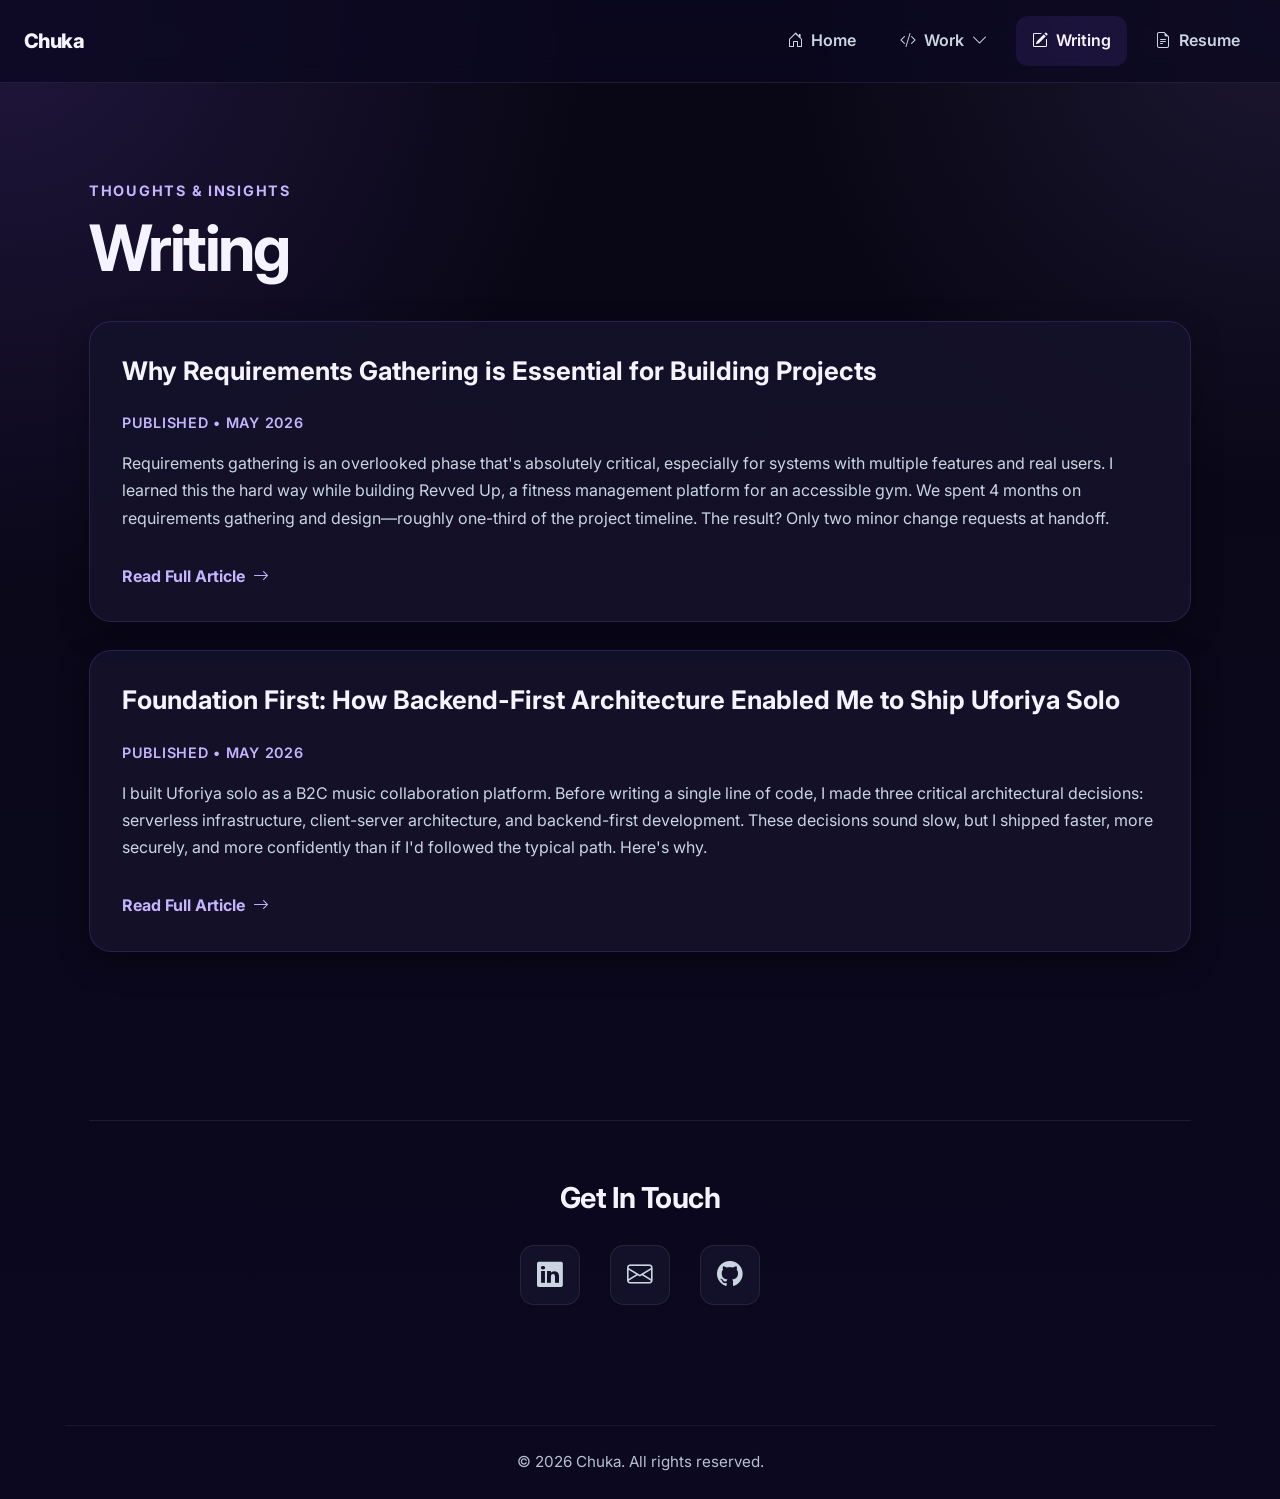
<file: writing.html>
<!DOCTYPE html>
<html lang="en">
<head>
  <meta charset="UTF-8" />
  <meta name="viewport" content="width=device-width, initial-scale=1.0" />
  <title>Chuka | Writing</title>
  <link rel="preconnect" href="https://fonts.googleapis.com">
  <link rel="preconnect" href="https://fonts.gstatic.com" crossorigin>
  <link href="https://fonts.googleapis.com/css2?family=Inter:wght@400;500;600;700;800&display=swap" rel="stylesheet">
  <link rel="stylesheet" href="https://cdn.jsdelivr.net/npm/bootstrap-icons@1.11.3/font/bootstrap-icons.min.css">
  <link rel="stylesheet" href="style.css" />
  <style>
    .articles-list {
      display: grid;
      grid-template-columns: 1fr;
      gap: 1.75rem;
      margin-top: 2.5rem;
    }

    .article-card {
      background: rgba(21, 18, 43, 0.9);
      border: 1px solid rgba(139, 92, 246, 0.2);
      border-radius: 22px;
      padding: 2rem;
      box-shadow: 0 10px 30px rgba(0, 0, 0, 0.35);
      transition: all 0.25s ease;
    }

    .article-card:hover {
      border-color: rgba(139, 92, 246, 0.4);
      transform: translateY(-4px);
      box-shadow: 0 16px 40px rgba(0, 0, 0, 0.45);
    }

    .article-content-wrapper {
      display: flex;
      flex-direction: column;
      gap: 1rem;
    }

    .article-card h2 {
      color: var(--text-main);
      font-size: 1.6rem;
      line-height: 1.3;
      margin-bottom: 0.5rem;
    }

    .article-card:hover h2 {
      color: var(--accent-light);
    }

    .article-meta {
      color: var(--accent-light);
      font-size: 0.9rem;
      font-weight: 600;
      text-transform: uppercase;
      letter-spacing: 0.05em;
    }

    .article-excerpt {
      color: var(--text-soft);
      font-size: 1rem;
      line-height: 1.7;
      margin-bottom: 0.5rem;
    }

    .read-more {
      display: inline-flex;
      align-items: center;
      gap: 0.5rem;
      color: var(--accent-light);
      text-decoration: none;
      font-weight: 700;
      width: fit-content;
      margin-top: 0.5rem;
      transition: all 0.2s ease;
    }

    .read-more:hover {
      color: white;
      gap: 0.75rem;
    }

    .read-more i {
      font-size: 1rem;
      transition: 0.2s ease;
    }

    @media (max-width: 768px) {
      .article-card {
        padding: 1.5rem;
      }

      .article-card h2 {
        font-size: 1.4rem;
      }

      .article-excerpt {
        font-size: 0.95rem;
      }
    }
  </style>
</head>
<body>
  <header class="site-header">
    <nav class="navbar">
      <a href="index.html" class="logo">Chuka</a>
      <ul class="nav-links">
        <li>
          <a href="index.html">
            <i class="bi bi-house-door"></i>
            <span>Home</span>
          </a>
        </li>
        <li class="dropdown">
          <button class="dropdown-toggle" type="button">
            <span class="nav-link-inner">
              <i class="bi bi-code-slash"></i>
              <span>Work</span>
              <i class="bi bi-chevron-down"></i>
            </span>
          </button>
          <ul class="dropdown-menu">
            <li><a href="work.html#projects">Projects</a></li>
            <li><a href="work.html#experience">Experience</a></li>
            <li><a href="work.html#skills">Skills</a></li>
          </ul>
        </li>
        <li>
          <a href="writing.html" class="active">
            <i class="bi bi-pencil-square"></i>
            <span>Writing</span>
          </a>
        </li>
        <li>
          <a href="resume.html" target="_blank">
            <i class="bi bi-file-earmark-text"></i>
            <span>Resume</span>
          </a>
        </li>
      </ul>
    </nav>
  </header>

  <main class="page-content">
    <section class="content-section">
      <div class="section-heading">
        <p class="eyebrow">Thoughts & Insights</p>
        <h1>Writing</h1>
      </div>

      <div class="articles-list">
        <!-- Article 1 -->
        <article class="article-card">
          <div class="article-content-wrapper">
            <h2>Why Requirements Gathering is Essential for Building Projects</h2>
            <p class="article-meta">Published • May 2026</p>
            <p class="article-excerpt">
              Requirements gathering is an overlooked phase that's absolutely critical, especially for systems with multiple features and real users. I learned this the hard way while building Revved Up, a fitness management platform for an accessible gym. We spent 4 months on requirements gathering and design—roughly one-third of the project timeline. The result? Only two minor change requests at handoff.
            </p>
            <a href="articles/article1.html" class="read-more">Read Full Article <i class="bi bi-arrow-right"></i></a>
          </div>
        </article>

        <!-- Article 2 -->
        <article class="article-card">
          <div class="article-content-wrapper">
            <h2>Foundation First: How Backend-First Architecture Enabled Me to Ship Uforiya Solo</h2>
            <p class="article-meta">Published • May 2026</p>
            <p class="article-excerpt">
              I built Uforiya solo as a B2C music collaboration platform. Before writing a single line of code, I made three critical architectural decisions: serverless infrastructure, client-server architecture, and backend-first development. These decisions sound slow, but I shipped faster, more securely, and more confidently than if I'd followed the typical path. Here's why.
            </p>
            <a href="articles/foundation-first.html" class="read-more">Read Full Article <i class="bi bi-arrow-right"></i></a>
          </div>
        </article>
      </div>
    </section>

    <!-- Contact Section -->
    <section id="contact">
      <h2>Get In Touch</h2>
      <div class="contact-links">
        <a href="https://www.linkedin.com/in/chuka-uwefoh-6183b3277/" target="_blank" class="contact-item" title="LinkedIn">
          <i class="bi bi-linkedin"></i>
        </a>
        <a href="mailto:chukauwefoh2@gmail.com" class="contact-item" title="Email">
          <i class="bi bi-envelope"></i>
        </a>
        <a href="https://github.com/chukaufo" target="_blank" class="contact-item" title="GitHub">
          <i class="bi bi-github"></i>
        </a>
      </div>
    </section>
  </main>

  <footer>
    <p>&copy; 2026 Chuka. All rights reserved.</p>
  </footer>

  <script src="script.js"></script>
</body>
</html>
</file>
<file: style.css>
* {
    margin: 0;
    padding: 0;
    box-sizing: border-box;
}

:root {
    --bg-main: #0b0820;
    --bg-secondary: #15122b;
    --bg-tertiary: #1d1838;
    --text-main: #f5f3ff;
    --text-soft: #cbd5e1;
    --accent: #8b5cf6;
    --accent-light: #c4b5fd;
    --border: rgba(255, 255, 255, 0.08);
    --shadow: 0 10px 30px rgba(0, 0, 0, 0.35);
}

html {
    scroll-behavior: smooth;
}

body {
    font-family: "Inter", sans-serif;
    background:
        radial-gradient(circle at top left, rgba(139, 92, 246, 0.18), transparent 30%),
        radial-gradient(circle at top right, rgba(167, 139, 250, 0.12), transparent 25%),
        linear-gradient(180deg, #090714 0%, #0b0820 100%);
    color: var(--text-main);
    min-height: 100vh;
    line-height: 1.6;
}

/* Global text */

h1 {
    font-size: clamp(2.4rem, 5vw, 4.5rem);
    line-height: 1.05;
    letter-spacing: -0.04em;
    margin-bottom: 1rem;
    color: var(--text-main);
}

h2 {
    font-size: 1.45rem;
    line-height: 1.2;
    margin-bottom: 0.85rem;
    color: var(--text-main);
}

p {
    color: var(--text-soft);
    font-size: 1rem;
}

a {
    transition: 0.2s ease;
}

.eyebrow {
    color: var(--accent-light);
    font-size: 0.9rem;
    font-weight: 700;
    text-transform: uppercase;
    letter-spacing: 0.12em;
    margin-bottom: 0.75rem;
}

/* Header / Navbar */

.site-header {
    position: sticky;
    top: 0;
    z-index: 1000;
    width: 100%;
    backdrop-filter: blur(14px);
    background: rgba(11, 8, 32, 0.78);
    border-bottom: 1px solid var(--border);
    overflow: visible;
}

.navbar {
    max-width: 100%;
    margin: 0;
    padding: 1rem 1.5rem;
    display: flex;
    align-items: center;
    justify-content: space-between;
    gap: 1rem;
    overflow: visible;
}

.logo {
    color: var(--text-main);
    text-decoration: none;
    font-size: 1.25rem;
    font-weight: 800;
    letter-spacing: -0.03em;
    flex-shrink: 0;
}

.nav-links {
    list-style: none;
    display: flex;
    align-items: center;
    gap: 0.75rem;
    margin-left: auto;
    overflow: visible;
}

.nav-links li {
    list-style: none;
    position: relative;
}

.nav-links a,
.dropdown-toggle {
    display: flex;
    align-items: center;
    gap: 0.5rem;
    color: var(--text-soft);
    text-decoration: none;
    background: transparent;
    border: none;
    font: inherit;
    font-weight: 600;
    padding: 0.75rem 1rem;
    border-radius: 12px;
    cursor: pointer;
    transition: 0.25s ease;
    white-space: nowrap;
}

.nav-links a:hover,
.dropdown-toggle:hover,
.nav-links a.active,
.dropdown-toggle.active {
    color: var(--text-main);
    background: rgba(139, 92, 246, 0.12);
}

.nav-link-inner {
    display: flex;
    align-items: center;
    gap: 0.5rem;
}

/* Dropdown desktop */

.dropdown {
    position: relative;
}

.dropdown-menu {
    position: absolute;
    top: calc(100% + 0.5rem);
    left: 0;
    min-width: 180px;
    list-style: none;
    background: rgba(21, 18, 43, 0.98);
    border: 1px solid var(--border);
    border-radius: 16px;
    box-shadow: var(--shadow);
    padding: 0.5rem;
    display: none;
    z-index: 2000;
}

.dropdown.open .dropdown-menu {
    display: block;
}

.dropdown-menu li {
    list-style: none;
}

.dropdown-menu li a {
    display: block;
    width: 100%;
    border-radius: 10px;
    padding: 0.75rem 0.9rem;
}

/* Main layout */

main {
    width: 100%;
}

.page-content {
    max-width: 1150px;
    margin: 0 auto;
    padding: 3rem 1.5rem 5rem;
}

.content-section {
    padding: 3rem 0;
}

.section-heading {
    margin-bottom: 2rem;
}

/* Hero */

.hero {
    max-width: 1150px;
    margin: 0 auto;
    min-height: calc(100vh - 84px);
    padding: 5rem 1.5rem;
    display: flex;
    flex-direction: column;
    justify-content: center;
    gap: 1.5rem;
}

.hero-text {
    max-width: 1000px;
    font-size: 1.1rem;
    color: var(--text-soft);
}

.hero img,
.hero-image {
    width: 100%;
    max-width: 360px;
    height: auto;
    border-radius: 24px;
    border: 1px solid var(--border);
    box-shadow: var(--shadow);
    object-fit: cover;
}

.hero-actions {
    display: flex;
    gap: 1rem;
    flex-wrap: wrap;
    margin-top: 0.5rem;
}

/* Buttons */

.btn {
    display: inline-flex;
    align-items: center;
    justify-content: center;
    text-decoration: none;
    font-weight: 700;
    padding: 0.9rem 1.3rem;
    border-radius: 14px;
    transition: 0.25s ease;
}

.btn-primary {
    background: linear-gradient(135deg, #8b5cf6, #7c3aed);
    color: white;
    box-shadow: 0 8px 22px rgba(139, 92, 246, 0.35);
}

.btn-primary:hover {
    transform: translateY(-2px);
    box-shadow: 0 12px 28px rgba(139, 92, 246, 0.45);
}

.btn-secondary {
    background: rgba(255, 255, 255, 0.03);
    color: var(--text-main);
    border: 1px solid var(--border);
}

.btn-secondary:hover {
    background: rgba(255, 255, 255, 0.08);
    transform: translateY(-2px);
}

/* Projects */

.project-grid {
    display: grid;
    grid-template-columns: repeat(auto-fit, minmax(320px, 1fr));
    gap: 1.5rem;
    margin-top: 2.5rem;
}

.project-card {
    background: rgba(21, 18, 43, 0.9);
    border: 1px solid var(--border);
    border-radius: 22px;
    padding: 1.25rem;
    box-shadow: var(--shadow);
    transition: 0.25s ease;
}

.project-card:hover {
    transform: translateY(-6px);
    border-color: rgba(139, 92, 246, 0.35);
    box-shadow: 0 16px 36px rgba(0, 0, 0, 0.42);
}

.project-card h2 {
    font-size: 1.3rem;
    margin-bottom: 0.35rem;
    color: var(--text-main);
}

.project-card h3 {
    font-size: 0.95rem;
    text-transform: uppercase;
    letter-spacing: 0.08em;
    color: var(--accent-light);
    margin-bottom: 0.75rem;
    font-weight: 600;
}

.project-card p {
    font-size: 0.95rem;
    color: var(--text-soft);
    margin-bottom: 1rem;
}

.project-image {
    width: 100%;
    height: 240px;
    object-fit: contain;
    object-position: center;
    border-radius: 16px;
    margin-bottom: 1rem;
    border: 1px solid var(--border);
    background: #0f0b24;
    padding: 0.4rem;
}

.project-links {
    display: flex;
    gap: 1rem;
    flex-wrap: wrap;
    margin-top: 0.5rem;
}

.project-links a {
    color: var(--accent-light);
    text-decoration: none;
    font-weight: 600;
}

.project-links a:hover {
    color: white;
}

.project-details {
    width: 100%;
}

.project-details summary {
    list-style: none;
    cursor: pointer;
}

.project-details summary::-webkit-details-marker {
    display: none;
}

.project-summary {
    display: flex;
    flex-direction: column;
    gap: 1rem;
}

.project-preview-text h2 {
    color: var(--text-main);
    margin-bottom: 0.35rem;
}

.project-preview-text h3 {
    font-size: 0.95rem;
    text-transform: uppercase;
    letter-spacing: 0.08em;
    color: var(--accent-light);
    margin-bottom: 0.6rem;
    font-weight: 600;
}

.project-preview-text p {
    color: var(--text-soft);
    margin-bottom: 0;
}

.project-expanded {
    margin-top: 1rem;
    padding-top: 1rem;
    border-top: 1px solid rgba(255, 255, 255, 0.08);
}

.project-expanded p {
    margin-bottom: 1rem;
}

.expand-hint {
    margin-top: 0.75rem;
    font-size: 0.9rem;
    color: var(--accent-light);
    opacity: 0.85;
}

/* Articles List */

.articles-list {
    display: grid;
    grid-template-columns: 1fr;
    gap: 1.75rem;
    margin-top: 2.5rem;
}

.article-card {
    background: rgba(21, 18, 43, 0.9);
    border: 1px solid rgba(139, 92, 246, 0.2);
    border-radius: 22px;
    padding: 2rem;
    box-shadow: 0 10px 30px rgba(0, 0, 0, 0.35);
    transition: all 0.25s ease;
}

.article-card:hover {
    border-color: rgba(139, 92, 246, 0.4);
    transform: translateY(-4px);
    box-shadow: 0 16px 40px rgba(0, 0, 0, 0.45);
}

.article-content-wrapper {
    display: flex;
    flex-direction: column;
    gap: 1rem;
}

.article-card h2 {
    color: var(--text-main);
    font-size: 1.6rem;
    line-height: 1.3;
    margin-bottom: 0.5rem;
}

.article-card:hover h2 {
    color: var(--accent-light);
}

.article-meta {
    color: var(--accent-light);
    font-size: 0.9rem;
    font-weight: 600;
    text-transform: uppercase;
    letter-spacing: 0.05em;
}

.article-excerpt {
    color: var(--text-soft);
    font-size: 1rem;
    line-height: 1.7;
    margin-bottom: 0.5rem;
}

.read-more {
    display: inline-flex;
    align-items: center;
    gap: 0.5rem;
    color: var(--accent-light);
    text-decoration: none;
    font-weight: 700;
    width: fit-content;
    margin-top: 0.5rem;
    transition: all 0.2s ease;
}

.read-more:hover {
    color: white;
    gap: 0.75rem;
}

.read-more i {
    font-size: 1rem;
    transition: 0.2s ease;
}

/* Skills */

.skills-groups {
    display: grid;
    grid-template-columns: repeat(auto-fit, minmax(260px, 1fr));
    gap: 1.25rem;
}

.skill-box {
    background: rgba(21, 18, 43, 0.9);
    border: 1px solid var(--border);
    border-radius: 22px;
    padding: 1.4rem;
    box-shadow: var(--shadow);
}

.skill-box h2 {
    margin-bottom: 0.75rem;
}

/* Experience */

.experience-list {
    display: grid;
    gap: 1rem;
}

.experience-card {
    background: rgba(21, 18, 43, 0.9);
    border: 1px solid var(--border);
    border-radius: 20px;
    padding: 1.3rem 1.4rem;
    box-shadow: var(--shadow);
}

.meta {
    color: var(--accent-light);
    font-weight: 600;
    margin-top: 0.25rem;
}

/* Contact */

#contact {
    margin-top: 120px;
    padding: 60px 0 40px;
    text-align: center;
    border-top: 1px solid rgba(255, 255, 255, 0.08);
}

#contact h2 {
    font-size: 1.8rem;
    margin-bottom: 30px;
    color: var(--text-main);
    letter-spacing: -0.02em;
}

.contact-links {
    display: flex;
    justify-content: center;
    gap: 30px;
    flex-wrap: wrap;
}

.contact-item {
    display: flex;
    justify-content: center;
    align-items: center;
    width: 60px;
    height: 60px;
    border-radius: 14px;
    background: rgba(21, 18, 43, 0.9);
    border: 1px solid var(--border);
    font-size: 1.6rem;
    color: var(--text-soft);
    text-decoration: none;
    transition: all 0.25s ease;
}

.contact-item:hover {
    color: white;
    transform: translateY(-4px);
    border-color: rgba(139, 92, 246, 0.6);
    box-shadow:
        0 8px 20px rgba(0, 0, 0, 0.4),
        0 0 12px rgba(139, 92, 246, 0.35);
}

.contact-item i {
    transition: color 0.25s ease;
}

.contact-item:hover .bi-linkedin {
    color: #0a66c2;
}

.contact-item:hover .bi-envelope {
    color: #8b5cf6;
}

.contact-item:hover .bi-github {
    color: #ffffff;
}

/* Footer */

footer {
    max-width: 1150px;
    margin: 0 auto;
    padding: 1.5rem;
    text-align: center;
    border-top: 1px solid rgba(255, 255, 255, 0.06);
}

footer p {
    color: var(--text-soft);
    font-size: 0.95rem;
    opacity: 0.9;
}

/* Responsive */

@media (max-width: 860px) {
    .navbar {
        align-items: flex-start;
        gap: 1rem;
    }

    .logo {
        flex-shrink: 0;
    }

    .nav-links {
        margin-left: auto;
        flex-wrap: nowrap;
        overflow-x: auto;
        overflow-y: visible;
        white-space: nowrap;
        -webkit-overflow-scrolling: touch;
        scrollbar-width: none;
        gap: 0.5rem;
        align-items: flex-start;
        max-width: 100%;
    }

    .nav-links::-webkit-scrollbar {
        display: none;
    }

    .nav-links > li {
        flex: 0 0 auto;
    }

    .nav-links a,
    .dropdown-toggle {
        flex: 0 0 auto;
    }

    /* Mobile dropdown fix */
    .dropdown {
        position: relative;
        display: flex;
        flex-direction: column;
        align-items: flex-start;
    }

    .dropdown-menu {
        position: static;
        display: none;
        margin-top: 0.5rem;
        min-width: 160px;
        width: max-content;
    }

    .dropdown.open .dropdown-menu {
        display: block;
    }

    .hero {
        padding-top: 4rem;
        padding-bottom: 4rem;
    }

    .hero img,
    .hero-image {
        max-width: 300px;
    }

    .article-card {
        padding: 1.5rem;
    }

    .article-card h2 {
        font-size: 1.4rem;
    }

    .article-excerpt {
        font-size: 0.95rem;
    }
}

@media (max-width: 560px) {
    .nav-links a,
    .dropdown-toggle {
        padding: 0.65rem 0.8rem;
        font-size: 0.95rem;
    }

    .dropdown-menu {
        min-width: 160px;
    }

    .project-image {
        height: 200px;
    }

    .hero img,
    .hero-image {
        max-width: 100%;
    }

    #contact {
        margin-top: 90px;
        padding-top: 50px;
    }

    .project-links a {
        display: inline-flex;
        align-items: center;
        gap: 6px;
        color: var(--accent-light);
        text-decoration: none;
        font-weight: 600;
    }

    .project-links a:hover {
        color: white;
    }

    .project-links i {
        font-size: 1.1rem;
    }
}

/* Tech stack container */

.item-box {
    display: flex;
    flex-wrap: wrap;
    gap: 8px;
    margin-top: 10px;
}

/* Individual tech tags */

.item {
    font-size: 0.85rem;
    padding: 6px 12px;
    border-radius: 999px;
    background: rgba(139, 92, 246, 0.12);
    border: 1px solid rgba(139, 92, 246, 0.25);
    color: var(--accent-light);
    font-weight: 600;
    letter-spacing: 0.02em;
    transition: all 0.2s ease;
}

/* Hover effect */

.item:hover {
    background: rgba(139, 92, 246, 0.25);
    border-color: rgba(139, 92, 246, 0.45);
    color: white;
}

/* Bio Section */

.bio-section {
  max-width: 1150px;
  margin: 0 auto;
  padding: 5rem 1.5rem;
}

.bio-container {
  max-width: 850px;
  margin: 0 auto;
}

.bio-section h2 {
  font-size: 2.2rem;
  margin-bottom: 2rem;
  color: var(--text-main);
}

.bio-content {
  display: flex;
  flex-direction: column;
  gap: 1.25rem;
}

.bio-content p {
  font-size: 1rem;
  line-height: 1.8;
  color: var(--text-soft);
}

.bio-content strong {
  color: var(--text-main);
  font-weight: 700;
}

/* Tech Stack Preview */

.tech-preview {
  max-width: 1150px;
  margin: 0 auto;
  padding: 4rem 1.5rem;
  border-top: 1px solid rgba(255, 255, 255, 0.08);
}

.tech-preview h2 {
  font-size: 2.2rem;
  margin-bottom: 2.5rem;
  color: var(--text-main);
}

.tech-grid {
  display: grid;
  grid-template-columns: repeat(auto-fit, minmax(250px, 1fr));
  gap: 2rem;
}

.tech-category h3 {
  font-size: 1.1rem;
  color: var(--accent-light);
  margin-bottom: 1rem;
  font-weight: 700;
  text-transform: uppercase;
  letter-spacing: 0.08em;
}

/* CTA Section */

.cta-section {
  max-width: 1150px;
  margin: 0 auto;
  padding: 5rem 1.5rem;
  text-align: center;
  border-top: 1px solid rgba(255, 255, 255, 0.08);
}

.cta-section h2 {
  font-size: 2.2rem;
  margin-bottom: 1rem;
  color: var(--text-main);
}

.cta-section p {
  font-size: 1.1rem;
  margin-bottom: 2rem;
  max-width: 600px;
  margin-left: auto;
  margin-right: auto;
}

.cta-actions {
  display: flex;
  gap: 1rem;
  justify-content: center;
  flex-wrap: wrap;
}

/* Responsive */

@media (max-width: 768px) {
  .bio-section,
  .tech-preview,
  .cta-section {
    padding: 3rem 1.5rem;
  }

  .bio-section h2,
  .tech-preview h2,
  .cta-section h2 {
    font-size: 1.8rem;
  }

  .tech-grid {
    grid-template-columns: 1fr;
  }
}

.featured-project {
  grid-column: 1 / -1;
}

@media (max-width: 900px) {
  .featured-project {
    grid-column: auto;
  }
}

/* Experience description and highlights */

.experience-description {
  margin-top: 0.75rem;
  color: var(--text-soft);
  font-size: 0.95rem;
  line-height: 1.7;
}

.experience-highlights {
  display: flex;
  flex-wrap: wrap;
  gap: 0.5rem;
  margin-top: 1rem;
}

.highlight-tag {
  display: inline-block;
  font-size: 0.8rem;
  padding: 0.4rem 0.85rem;
  background: rgba(139, 92, 246, 0.15);
  border: 1px solid rgba(139, 92, 246, 0.3);
  border-radius: 999px;
  color: var(--accent-light);
  font-weight: 600;
}

.featured-card {
  border-color: rgba(139, 92, 246, 0.35);
  background: rgba(139, 92, 246, 0.05);
}

.featured-card:hover {
  border-color: rgba(139, 92, 246, 0.6);
  background: rgba(139, 92, 246, 0.08);
}

@media (max-width: 768px) {
  .experience-highlights {
    gap: 0.4rem;
  }

  .highlight-tag {
    font-size: 0.75rem;
    padding: 0.35rem 0.75rem;
  }
}

.logo {
  display: flex;
  align-items: center;
  gap: 0.5rem;
  color: var(--text-main);
  text-decoration: none;
  font-size: 1.25rem;
  font-weight: 800;
  letter-spacing: -0.03em;
  flex-shrink: 0;
}

.logo-img {
  width: 64px;
  height: 64px;
  object-fit: contain;
  flex-shrink: 0;
}
</file>
